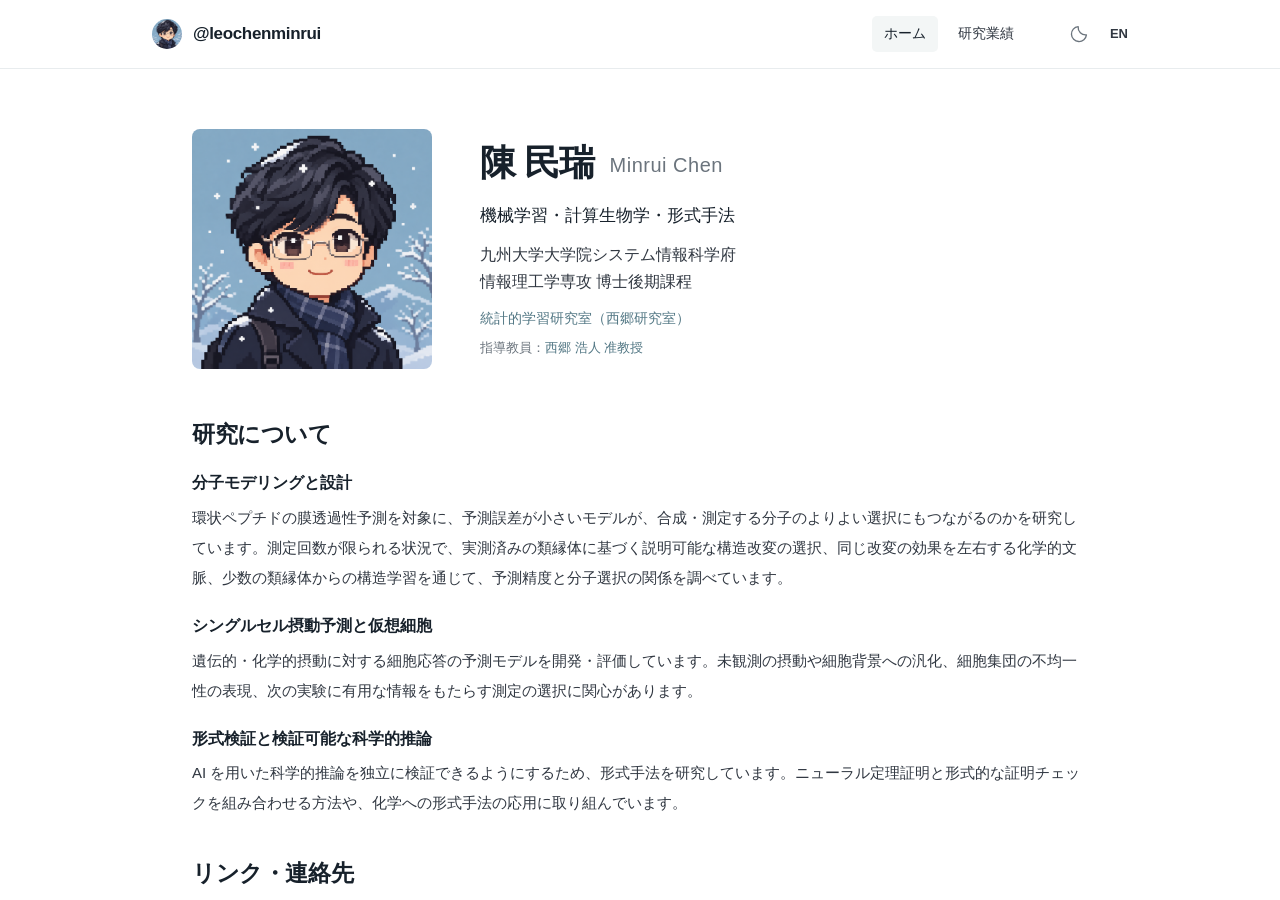
<file: site/index.html>
<!doctype html><html lang="ja"><head><meta charset="UTF-8"><meta name="viewport" content="width=device-width, initial-scale=1"><title>陳 民瑞 | Minrui Chen</title><meta http-equiv="refresh" content="0; url=ja/"><link rel="canonical" href="https://leochenminrui.github.io/ja/"></head><body><p><a href="ja/">陳 民瑞 — 日本語</a> · <a href="en/">Minrui Chen — English</a></p></body></html>
</file>
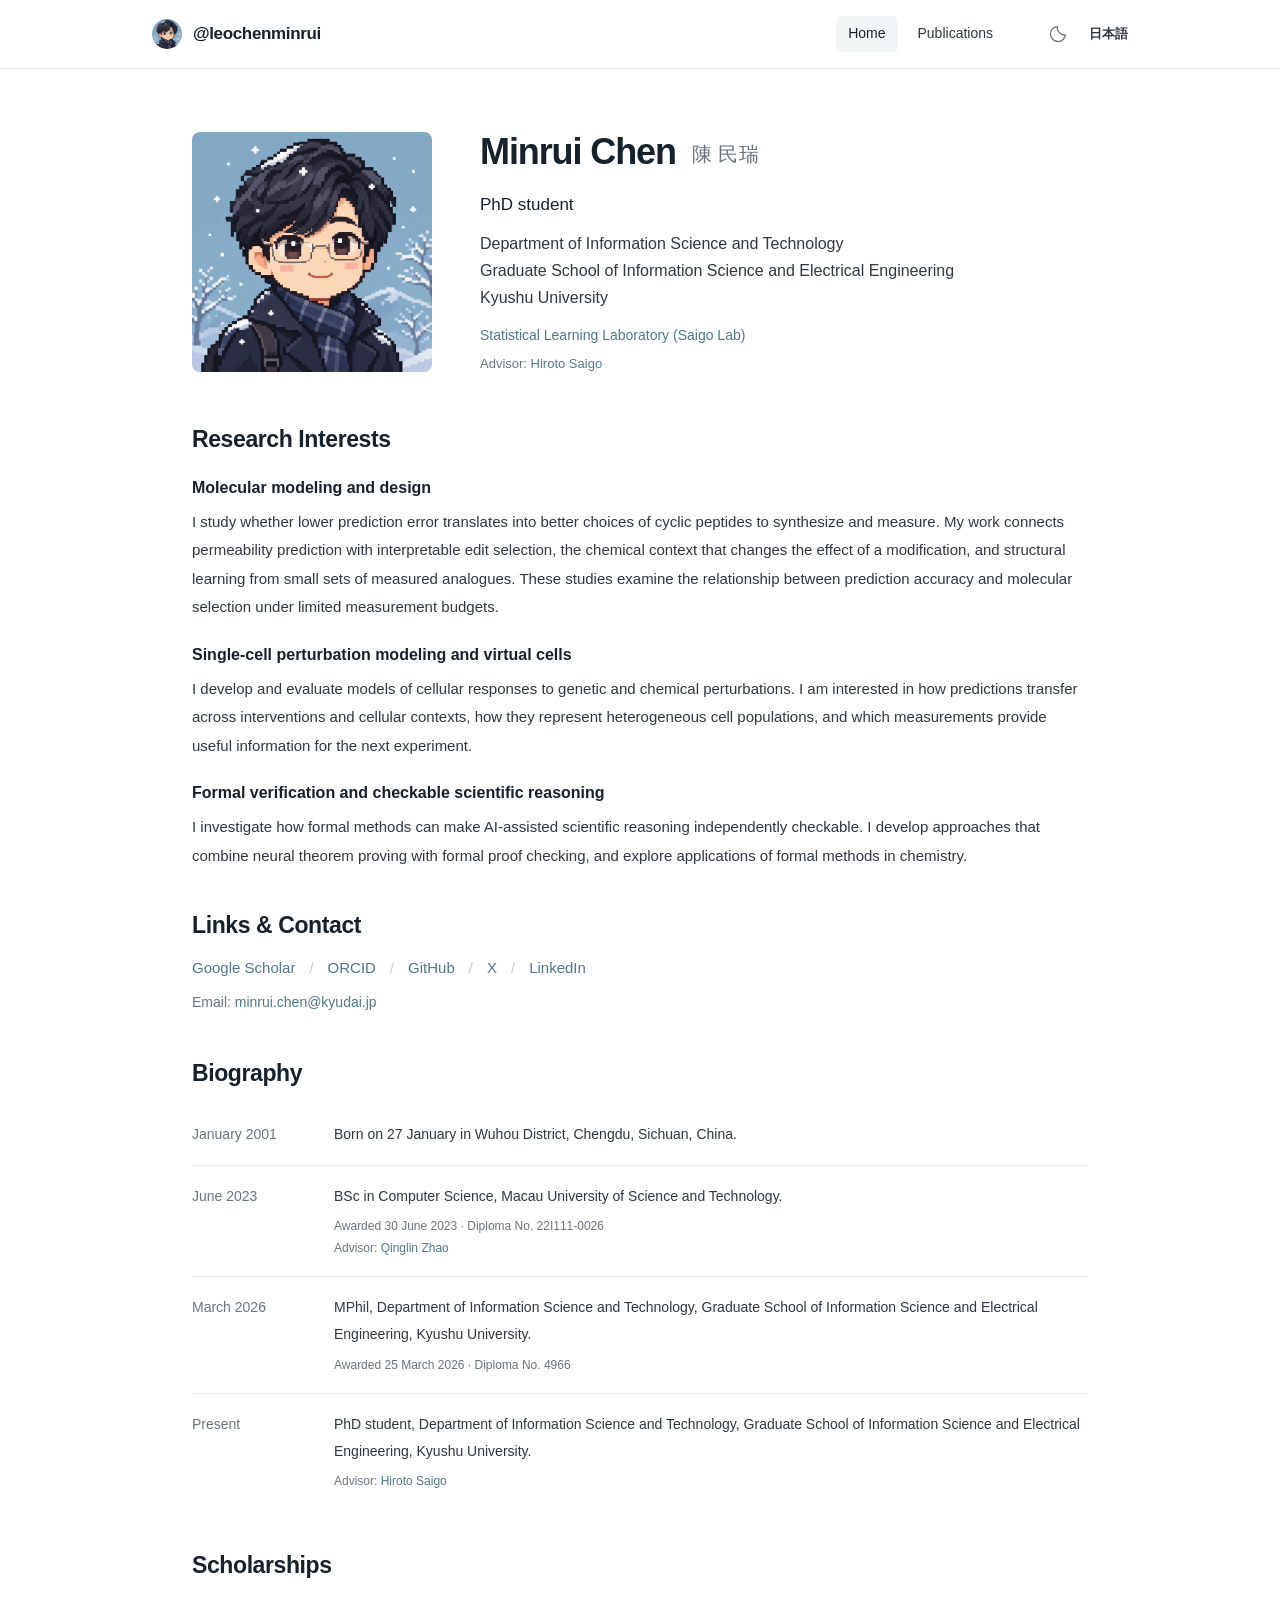
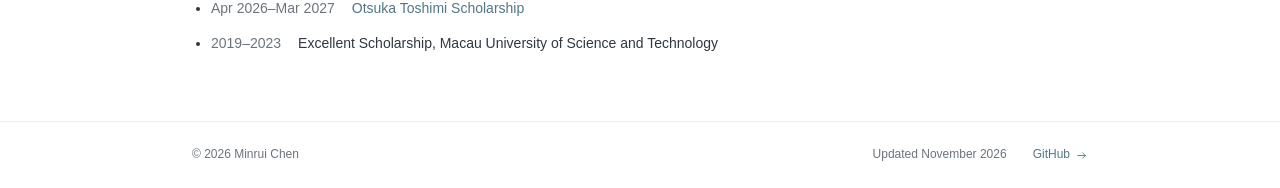
<file: site/en/index.html>
<!doctype html><html lang="en"><head><meta charset="UTF-8"><meta name="viewport" content="width=device-width, initial-scale=1"><meta name="color-scheme" content="light dark"><title>Home | Minrui Chen</title><meta name="description" content="Minrui Chen, PhD student at Kyushu University. Research in machine learning, computational biology, optimization, and formal methods."><link rel="canonical" href="https://leochenminrui.github.io/en/"><link rel="alternate" hreflang="ja" href="https://leochenminrui.github.io/ja/"><link rel="alternate" hreflang="en" href="https://leochenminrui.github.io/en/"><link rel="alternate" hreflang="x-default" href="https://leochenminrui.github.io/ja/"><meta property="og:type" content="website"><meta property="og:title" content="Home | Minrui Chen"><meta property="og:description" content="Minrui Chen, PhD student at Kyushu University. Research in machine learning, computational biology, optimization, and formal methods."><meta property="og:url" content="https://leochenminrui.github.io/en/"><meta property="og:image" content="https://leochenminrui.github.io/assets/avatar.png"><meta name="twitter:card" content="summary"><link rel="icon" href="../assets/avatar.png" type="image/png"><script src="../assets/theme.js"></script><link rel="stylesheet" href="../assets/style.css"><script defer src="../assets/main.js"></script><script type="application/ld+json">{"@context": "https://schema.org", "@type": "Person", "name": "Minrui Chen", "alternateName": "陳 民瑞", "url": "https://leochenminrui.github.io", "image": "https://leochenminrui.github.io/assets/avatar.png", "affiliation": {"@type": "Organization", "name": "Kyushu University"}, "sameAs": ["https://scholar.google.com/citations?user=_2mpWrUAAAAJ", "https://github.com/leochenminrui", "https://orcid.org/0000-0002-5845-3200"]}</script></head>
<body><a class="skip-link" href="#main">Skip to content</a><header class="site-header"><nav class="nav-shell" aria-label="Main navigation"><a class="brand" href="./"><img src="../assets/avatar.png" alt="" width="30" height="30"><span>@leochenminrui</span></a><div class="nav-links" id="navigation"><a href="./" aria-current="page">Home</a><a href="./publications/" >Publications</a></div><div class="nav-actions"><button class="theme-toggle icon-button" type="button" aria-label="Switch to dark mode" aria-pressed="false" hidden><svg class="icon icon-moon" viewBox="0 0 24 24" fill="none" stroke="currentColor" stroke-width="1.6" stroke-linecap="round" stroke-linejoin="round" aria-hidden="true"><path d="M20.9 13A9 9 0 0 1 11 3.1 9 9 0 1 0 20.9 13Z"/></svg><svg class="icon icon-sun" viewBox="0 0 24 24" fill="none" stroke="currentColor" stroke-width="1.6" stroke-linecap="round" stroke-linejoin="round" aria-hidden="true"><circle cx="12" cy="12" r="4"/><path d="M12 2v2m0 16v2M2 12h2m16 0h2M5 5l1.4 1.4m11.2 11.2L19 19M5 19l1.4-1.4M17.6 6.4 19 5"/></svg></button><a class="language-toggle" href="../ja/" lang="ja" hreflang="ja" aria-label="日本語に切り替え">日本語</a><button class="menu-toggle icon-button" type="button" aria-controls="navigation" aria-expanded="false" aria-label="Open navigation menu" hidden><svg class="icon icon-menu" viewBox="0 0 24 24" fill="none" stroke="currentColor" stroke-width="1.6" stroke-linecap="round" stroke-linejoin="round" aria-hidden="true"><path d="M4 6h16M4 12h16M4 18h16"/></svg></button></div></nav></header>
<main id="main" class="content home-page"><section class="profile" aria-labelledby="profile-name"><img class="portrait" src="../assets/avatar.png" width="240" height="240" alt="Pixel-art portrait of Minrui Chen" fetchpriority="high"><div class="profile-text"><h1 id="profile-name">Minrui Chen<span class="other-name" lang="ja">陳 民瑞</span></h1><p class="role">PhD student</p><p class="affiliation">Department of Information Science and Technology<br>Graduate School of Information Science and Electrical Engineering<br>Kyushu University</p><p class="lab"><a href="https://www.isee.kyushu-u.ac.jp/laboratory_ist.html#saigo">Statistical Learning Laboratory (Saigo Lab)</a></p><p class="advisor">Advisor: <a href="https://scholar.google.com/citations?user=-KdwKiMAAAAJ">Hiroto Saigo</a></p></div></section>
    <section class="section research-copy"><h2>Research Interests</h2><div class="research-theme"><h3>Molecular modeling and design</h3><p>I study whether lower prediction error translates into better choices of cyclic peptides to synthesize and measure. My work connects permeability prediction with interpretable edit selection, the chemical context that changes the effect of a modification, and structural learning from small sets of measured analogues. These studies examine the relationship between prediction accuracy and molecular selection under limited measurement budgets.</p></div><div class="research-theme"><h3>Single-cell perturbation modeling and virtual cells</h3><p>I develop and evaluate models of cellular responses to genetic and chemical perturbations. I am interested in how predictions transfer across interventions and cellular contexts, how they represent heterogeneous cell populations, and which measurements provide useful information for the next experiment.</p></div><div class="research-theme"><h3>Formal verification and checkable scientific reasoning</h3><p>I investigate how formal methods can make AI-assisted scientific reasoning independently checkable. I develop approaches that combine neural theorem proving with formal proof checking, and explore applications of formal methods in chemistry.</p></div></section>
    <section class="section links-section"><h2>Links & Contact</h2><div class="link-list"><a href="https://scholar.google.com/citations?user=_2mpWrUAAAAJ">Google Scholar</a><span aria-hidden="true">/</span><a href="https://orcid.org/0000-0002-5845-3200">ORCID</a><span aria-hidden="true">/</span><a href="https://github.com/leochenminrui">GitHub</a><span aria-hidden="true">/</span><a href="https://x.com/leo_minrui_chen">X</a><span aria-hidden="true">/</span><a href="https://www.linkedin.com/in/leo-minruichen/">LinkedIn</a></div><p class="email">Email: <a href="mailto:minrui.chen@kyudai.jp">minrui.chen@kyudai.jp</a></p></section>
    <section class="section biography"><h2>Biography</h2><table class="biography-table english-table"><caption class="visually-hidden">Education and biography</caption><tbody><tr><th scope="row">January 2001</th><td>Born on 27 January in Wuhou District, Chengdu, Sichuan, China.</td></tr><tr><th scope="row">June 2023</th><td>BSc in Computer Science, Macau University of Science and Technology.<span class="biography-detail">Awarded 30 June 2023 · Diploma No. 22I111-0026<br>Advisor: <a href="https://scholar.google.com/citations?user=u7SB4nEAAAAJ">Qinglin Zhao</a></span></td></tr><tr><th scope="row">March 2026</th><td>MPhil, Department of Information Science and Technology, Graduate School of Information Science and Electrical Engineering, Kyushu University.<span class="biography-detail">Awarded 25 March 2026 · Diploma No. 4966</span></td></tr><tr><th scope="row">Present</th><td>PhD student, Department of Information Science and Technology, Graduate School of Information Science and Electrical Engineering, Kyushu University.<span class="biography-detail">Advisor: <a href="https://scholar.google.com/citations?user=-KdwKiMAAAAJ">Hiroto Saigo</a></span></td></tr></tbody></table></section>
    <section class="section awards"><h2>Scholarships</h2><ul class="scholarship-list"><li><span class="award-period">Apr 2026–Mar 2027</span><a href="https://www.otsukafoundation.org/">Otsuka Toshimi Scholarship</a></li><li><span class="award-period">2019–2023</span>Excellent Scholarship, Macau University of Science and Technology</li></ul></section></main><footer class="site-footer"><div><span>© 2026 Minrui Chen</span><span class="footer-note">Updated November 2026</span><a href="https://github.com/leochenminrui">GitHub <svg class="icon icon-arrow" viewBox="0 0 24 24" fill="none" stroke="currentColor" stroke-width="1.6" stroke-linecap="round" stroke-linejoin="round" aria-hidden="true"><path d="M5 12h14m-5-5 5 5-5 5"/></svg></a></div></footer></body></html>
</file>
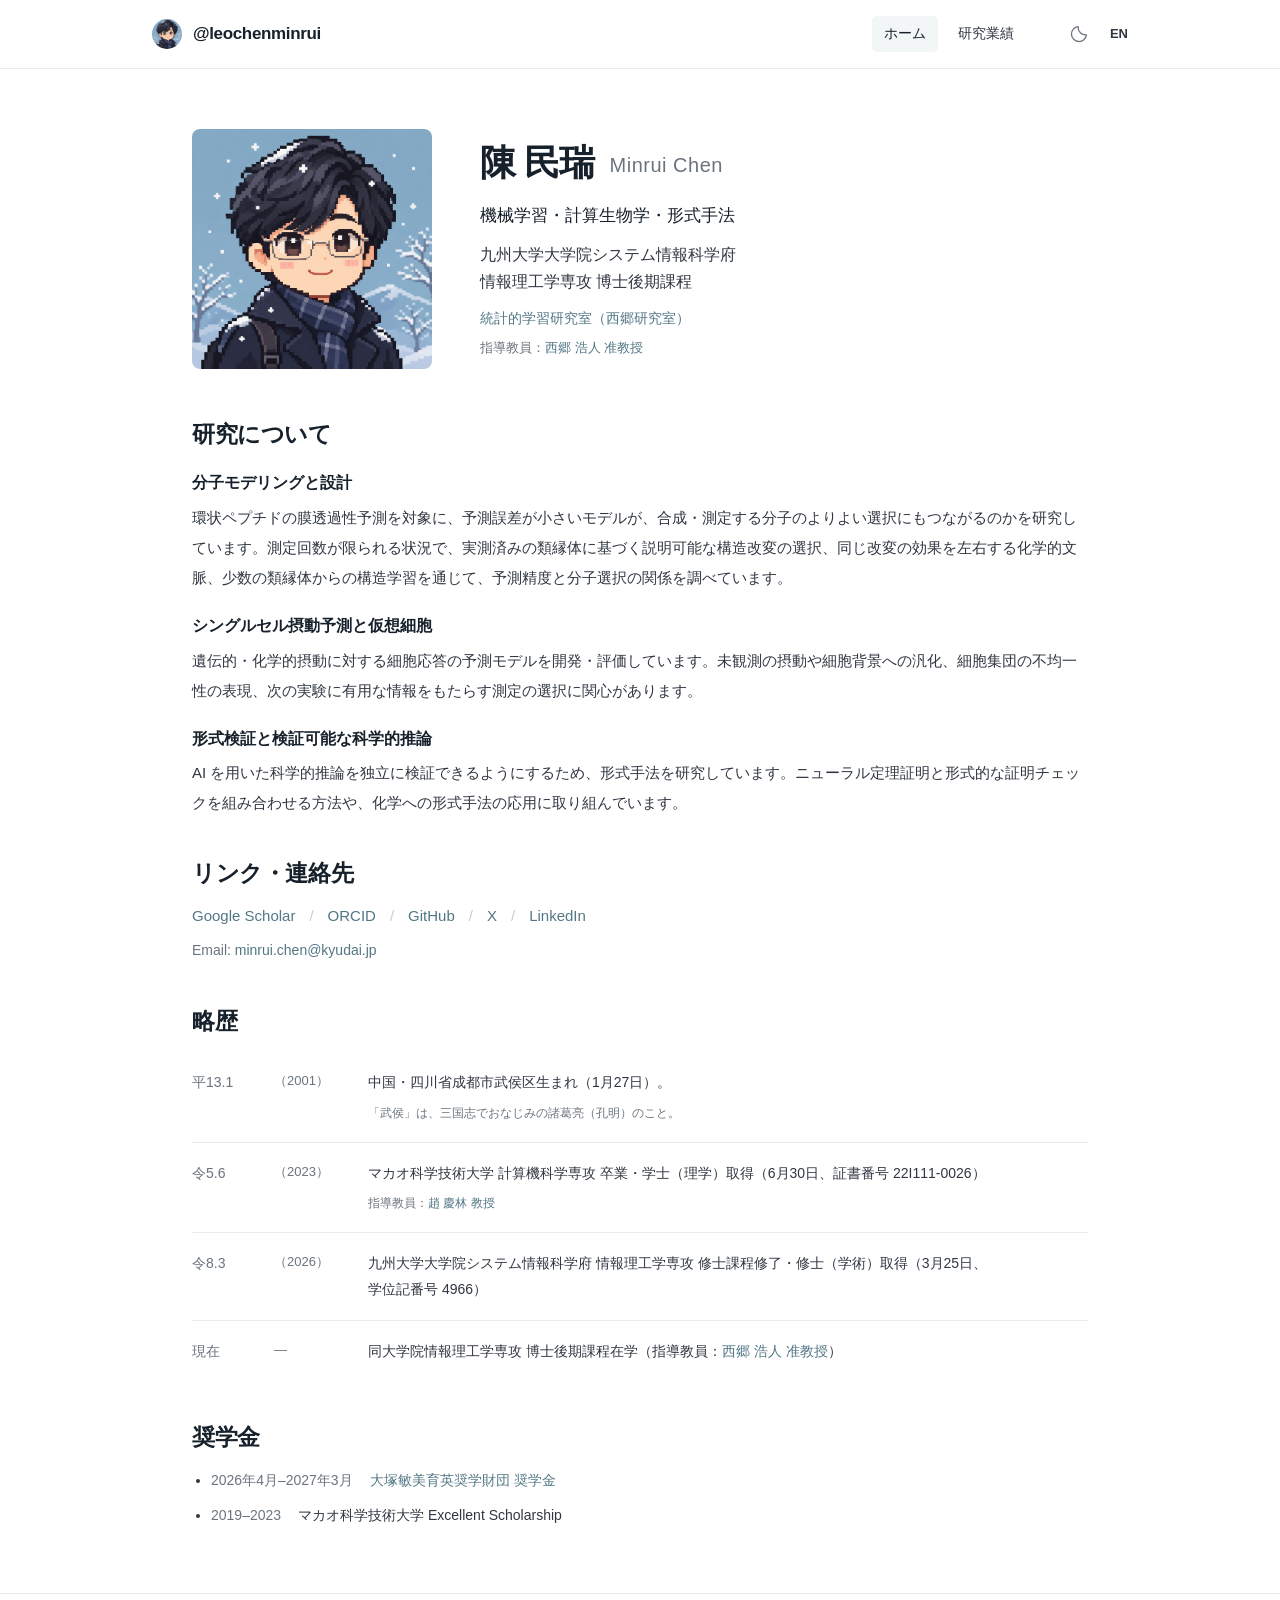
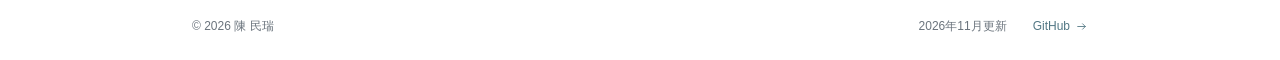
<file: site/ja/index.html>
<!doctype html><html lang="ja"><head><meta charset="UTF-8"><meta name="viewport" content="width=device-width, initial-scale=1"><meta name="color-scheme" content="light dark"><title>ホーム | 陳 民瑞</title><meta name="description" content="陳民瑞。九州大学大学院システム情報科学府・博士後期課程。機械学習、計算生物学、形式手法を研究しています。"><link rel="canonical" href="https://leochenminrui.github.io/ja/"><link rel="alternate" hreflang="ja" href="https://leochenminrui.github.io/ja/"><link rel="alternate" hreflang="en" href="https://leochenminrui.github.io/en/"><link rel="alternate" hreflang="x-default" href="https://leochenminrui.github.io/ja/"><meta property="og:type" content="website"><meta property="og:title" content="ホーム | 陳 民瑞"><meta property="og:description" content="陳民瑞。九州大学大学院システム情報科学府・博士後期課程。機械学習、計算生物学、形式手法を研究しています。"><meta property="og:url" content="https://leochenminrui.github.io/ja/"><meta property="og:image" content="https://leochenminrui.github.io/assets/avatar.png"><meta name="twitter:card" content="summary"><link rel="icon" href="../assets/avatar.png" type="image/png"><script src="../assets/theme.js"></script><link rel="stylesheet" href="../assets/style.css"><script defer src="../assets/main.js"></script><script type="application/ld+json">{"@context": "https://schema.org", "@type": "Person", "name": "Minrui Chen", "alternateName": "陳 民瑞", "url": "https://leochenminrui.github.io", "image": "https://leochenminrui.github.io/assets/avatar.png", "affiliation": {"@type": "Organization", "name": "Kyushu University"}, "sameAs": ["https://scholar.google.com/citations?user=_2mpWrUAAAAJ", "https://github.com/leochenminrui", "https://orcid.org/0000-0002-5845-3200"]}</script></head>
<body><a class="skip-link" href="#main">本文へ移動</a><header class="site-header"><nav class="nav-shell" aria-label="メインナビゲーション"><a class="brand" href="./"><img src="../assets/avatar.png" alt="" width="30" height="30"><span>@leochenminrui</span></a><div class="nav-links" id="navigation"><a href="./" aria-current="page">ホーム</a><a href="./publications/" >研究業績</a></div><div class="nav-actions"><button class="theme-toggle icon-button" type="button" aria-label="ダークモードに切り替え" aria-pressed="false" hidden><svg class="icon icon-moon" viewBox="0 0 24 24" fill="none" stroke="currentColor" stroke-width="1.6" stroke-linecap="round" stroke-linejoin="round" aria-hidden="true"><path d="M20.9 13A9 9 0 0 1 11 3.1 9 9 0 1 0 20.9 13Z"/></svg><svg class="icon icon-sun" viewBox="0 0 24 24" fill="none" stroke="currentColor" stroke-width="1.6" stroke-linecap="round" stroke-linejoin="round" aria-hidden="true"><circle cx="12" cy="12" r="4"/><path d="M12 2v2m0 16v2M2 12h2m16 0h2M5 5l1.4 1.4m11.2 11.2L19 19M5 19l1.4-1.4M17.6 6.4 19 5"/></svg></button><a class="language-toggle" href="../en/" lang="en" hreflang="en" aria-label="Switch to English">EN</a><button class="menu-toggle icon-button" type="button" aria-controls="navigation" aria-expanded="false" aria-label="メニューを開く" hidden><svg class="icon icon-menu" viewBox="0 0 24 24" fill="none" stroke="currentColor" stroke-width="1.6" stroke-linecap="round" stroke-linejoin="round" aria-hidden="true"><path d="M4 6h16M4 12h16M4 18h16"/></svg></button></div></nav></header>
<main id="main" class="content home-page"><section class="profile" aria-labelledby="profile-name"><img class="portrait" src="../assets/avatar.png" width="240" height="240" alt="陳民瑞のピクセルアート・アバター" fetchpriority="high"><div class="profile-text"><h1 id="profile-name">陳 民瑞<span class="other-name" lang="en">Minrui Chen</span></h1><p class="role">機械学習・計算生物学・形式手法</p><p class="affiliation">九州大学大学院システム情報科学府<br>情報理工学専攻 博士後期課程</p><p class="lab"><a href="https://www.isee.kyushu-u.ac.jp/laboratory_ist.html#saigo">統計的学習研究室（西郷研究室）</a></p><p class="advisor">指導教員：<a href="https://scholar.google.com/citations?user=-KdwKiMAAAAJ">西郷 浩人 准教授</a></p></div></section>
    <section class="section research-copy"><h2>研究について</h2><div class="research-theme"><h3>分子モデリングと設計</h3><p>環状ペプチドの膜透過性予測を対象に、予測誤差が小さいモデルが、合成・測定する分子のよりよい選択にもつながるのかを研究しています。測定回数が限られる状況で、実測済みの類縁体に基づく説明可能な構造改変の選択、同じ改変の効果を左右する化学的文脈、少数の類縁体からの構造学習を通じて、予測精度と分子選択の関係を調べています。</p></div><div class="research-theme"><h3>シングルセル摂動予測と仮想細胞</h3><p>遺伝的・化学的摂動に対する細胞応答の予測モデルを開発・評価しています。未観測の摂動や細胞背景への汎化、細胞集団の不均一性の表現、次の実験に有用な情報をもたらす測定の選択に関心があります。</p></div><div class="research-theme"><h3>形式検証と検証可能な科学的推論</h3><p>AI を用いた科学的推論を独立に検証できるようにするため、形式手法を研究しています。ニューラル定理証明と形式的な証明チェックを組み合わせる方法や、化学への形式手法の応用に取り組んでいます。</p></div></section>
    <section class="section links-section"><h2>リンク・連絡先</h2><div class="link-list"><a href="https://scholar.google.com/citations?user=_2mpWrUAAAAJ">Google Scholar</a><span aria-hidden="true">/</span><a href="https://orcid.org/0000-0002-5845-3200">ORCID</a><span aria-hidden="true">/</span><a href="https://github.com/leochenminrui">GitHub</a><span aria-hidden="true">/</span><a href="https://x.com/leo_minrui_chen">X</a><span aria-hidden="true">/</span><a href="https://www.linkedin.com/in/leo-minruichen/">LinkedIn</a></div><p class="email">Email: <a href="mailto:minrui.chen@kyudai.jp">minrui.chen@kyudai.jp</a></p></section>
    <section class="section biography"><h2>略歴</h2><table class="biography-table era-table"><caption class="visually-hidden">学歴・略歴</caption><tbody><tr><th scope="row">平13.1</th><td class="western-year">（2001）</td><td>中国・四川省成都市武侯区生まれ（1月27日）。<span class="biography-detail">「武侯」は、三国志でおなじみの諸葛亮（孔明）のこと。</span></td></tr><tr><th scope="row">令5.6</th><td class="western-year">（2023）</td><td>マカオ科学技術大学 計算機科学専攻 卒業・学士（理学）取得（6月30日、<span class="nowrap">証書番号 22I111-0026</span>）<span class="biography-detail">指導教員：<a href="https://scholar.google.com/citations?user=u7SB4nEAAAAJ">趙 慶林 教授</a></span></td></tr><tr><th scope="row">令8.3</th><td class="western-year">（2026）</td><td>九州大学大学院システム情報科学府 情報理工学専攻 修士課程修了・<span class="nowrap">修士（学術）</span>取得（3月25日、<span class="nowrap">学位記番号 4966</span>）</td></tr><tr><th scope="row">現在</th><td class="western-year">—</td><td>同大学院情報理工学専攻 博士後期課程在学（指導教員：<a href="https://scholar.google.com/citations?user=-KdwKiMAAAAJ">西郷 浩人 准教授</a>）</td></tr></tbody></table></section>
    <section class="section awards"><h2>奨学金</h2><ul class="scholarship-list"><li><span class="award-period">2026年4月–2027年3月</span><a href="https://www.otsukafoundation.org/">大塚敏美育英奨学財団 奨学金</a></li><li><span class="award-period">2019–2023</span>マカオ科学技術大学 Excellent Scholarship</li></ul></section></main><footer class="site-footer"><div><span>© 2026 陳 民瑞</span><span class="footer-note">2026年11月更新</span><a href="https://github.com/leochenminrui">GitHub <svg class="icon icon-arrow" viewBox="0 0 24 24" fill="none" stroke="currentColor" stroke-width="1.6" stroke-linecap="round" stroke-linejoin="round" aria-hidden="true"><path d="M5 12h14m-5-5 5 5-5 5"/></svg></a></div></footer></body></html>
</file>
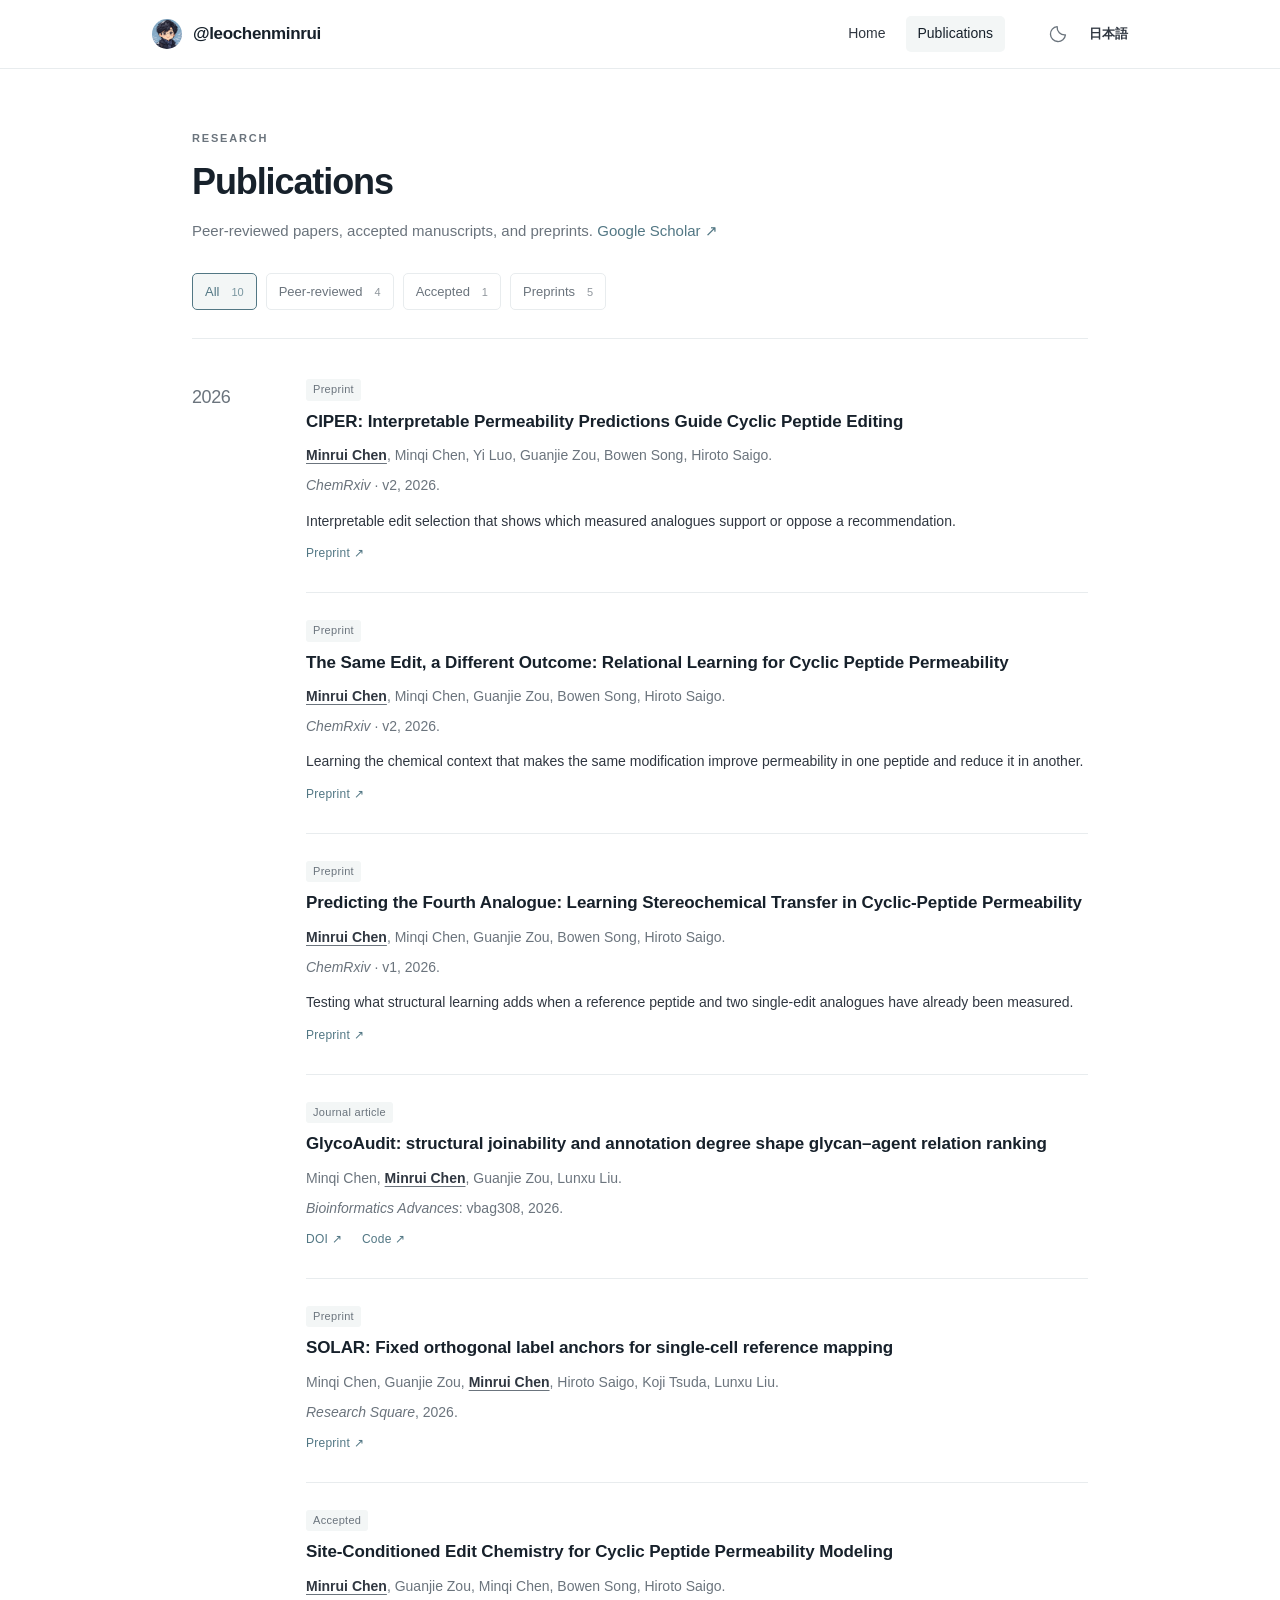
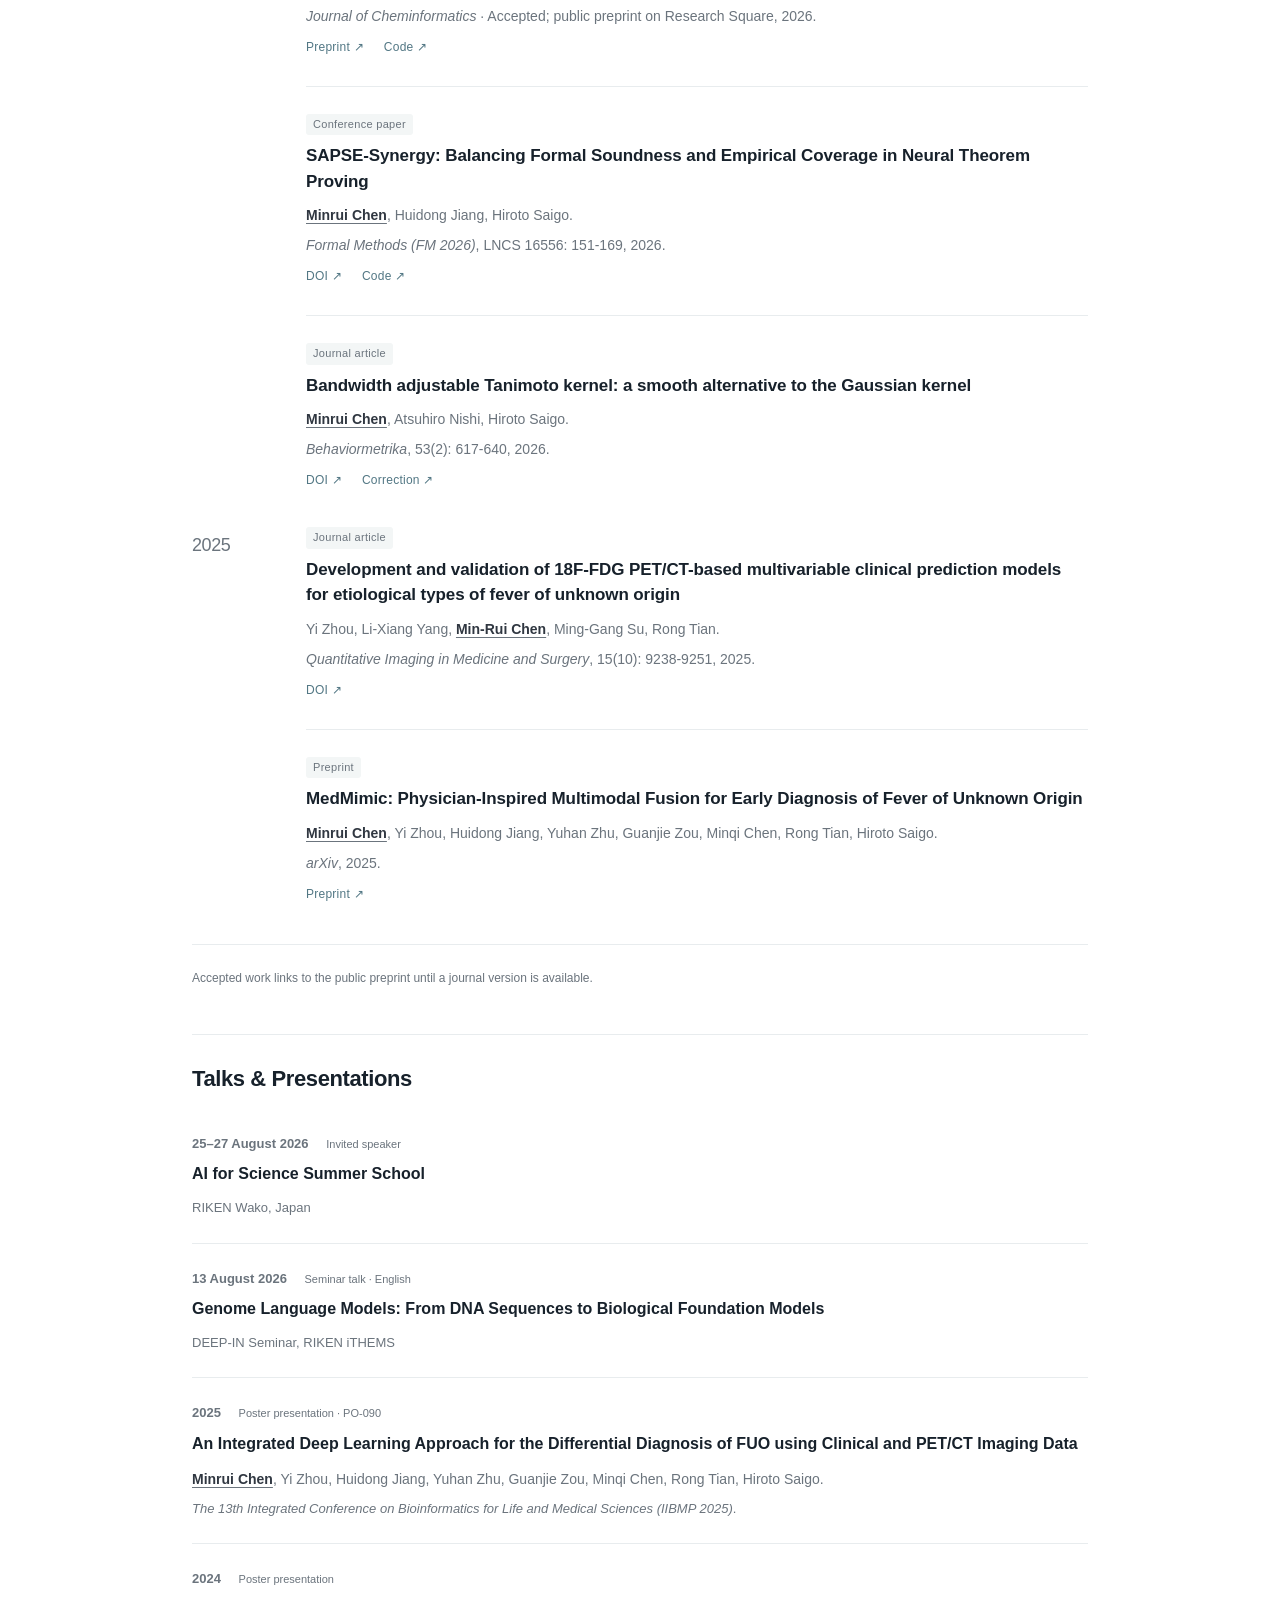
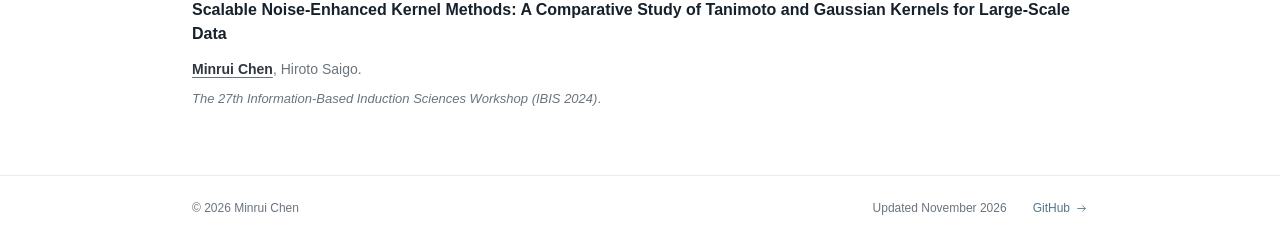
<file: site/en/publications/index.html>
<!doctype html><html lang="en"><head><meta charset="UTF-8"><meta name="viewport" content="width=device-width, initial-scale=1"><meta name="color-scheme" content="light dark"><title>Publications | Minrui Chen</title><meta name="description" content="Minrui Chen, PhD student at Kyushu University. Research in machine learning, computational biology, optimization, and formal methods."><link rel="canonical" href="https://leochenminrui.github.io/en/publications/"><link rel="alternate" hreflang="ja" href="https://leochenminrui.github.io/ja/publications/"><link rel="alternate" hreflang="en" href="https://leochenminrui.github.io/en/publications/"><link rel="alternate" hreflang="x-default" href="https://leochenminrui.github.io/ja/publications/"><meta property="og:type" content="website"><meta property="og:title" content="Publications | Minrui Chen"><meta property="og:description" content="Minrui Chen, PhD student at Kyushu University. Research in machine learning, computational biology, optimization, and formal methods."><meta property="og:url" content="https://leochenminrui.github.io/en/publications/"><meta property="og:image" content="https://leochenminrui.github.io/assets/avatar.png"><meta name="twitter:card" content="summary"><link rel="icon" href="../../assets/avatar.png" type="image/png"><script src="../../assets/theme.js"></script><link rel="stylesheet" href="../../assets/style.css"><script defer src="../../assets/main.js"></script><script type="application/ld+json">{"@context": "https://schema.org", "@type": "Person", "name": "Minrui Chen", "alternateName": "陳 民瑞", "url": "https://leochenminrui.github.io", "image": "https://leochenminrui.github.io/assets/avatar.png", "affiliation": {"@type": "Organization", "name": "Kyushu University"}, "sameAs": ["https://scholar.google.com/citations?user=_2mpWrUAAAAJ", "https://github.com/leochenminrui", "https://orcid.org/0000-0002-5845-3200"]}</script></head>
<body><a class="skip-link" href="#main">Skip to content</a><header class="site-header"><nav class="nav-shell" aria-label="Main navigation"><a class="brand" href="../"><img src="../../assets/avatar.png" alt="" width="30" height="30"><span>@leochenminrui</span></a><div class="nav-links" id="navigation"><a href="../" >Home</a><a href="./" aria-current="page">Publications</a></div><div class="nav-actions"><button class="theme-toggle icon-button" type="button" aria-label="Switch to dark mode" aria-pressed="false" hidden><svg class="icon icon-moon" viewBox="0 0 24 24" fill="none" stroke="currentColor" stroke-width="1.6" stroke-linecap="round" stroke-linejoin="round" aria-hidden="true"><path d="M20.9 13A9 9 0 0 1 11 3.1 9 9 0 1 0 20.9 13Z"/></svg><svg class="icon icon-sun" viewBox="0 0 24 24" fill="none" stroke="currentColor" stroke-width="1.6" stroke-linecap="round" stroke-linejoin="round" aria-hidden="true"><circle cx="12" cy="12" r="4"/><path d="M12 2v2m0 16v2M2 12h2m16 0h2M5 5l1.4 1.4m11.2 11.2L19 19M5 19l1.4-1.4M17.6 6.4 19 5"/></svg></button><a class="language-toggle" href="../../ja/publications/" lang="ja" hreflang="ja" aria-label="日本語に切り替え">日本語</a><button class="menu-toggle icon-button" type="button" aria-controls="navigation" aria-expanded="false" aria-label="Open navigation menu" hidden><svg class="icon icon-menu" viewBox="0 0 24 24" fill="none" stroke="currentColor" stroke-width="1.6" stroke-linecap="round" stroke-linejoin="round" aria-hidden="true"><path d="M4 6h16M4 12h16M4 18h16"/></svg></button></div></nav></header>
<main id="main" class="content publications-page"><header class="page-intro"><p class="eyebrow">RESEARCH</p><h1>Publications</h1><p>Peer-reviewed papers, accepted manuscripts, and preprints. <a href="https://scholar.google.com/citations?user=_2mpWrUAAAAJ">Google Scholar ↗</a></p></header><div class="filters" role="group" aria-label="Filter papers by publication status" hidden><button type="button" data-filter="all" aria-pressed="true">All<span>10</span></button><button type="button" data-filter="published" aria-pressed="false">Peer-reviewed<span>4</span></button><button type="button" data-filter="accepted" aria-pressed="false">Accepted<span>1</span></button><button type="button" data-filter="preprint" aria-pressed="false">Preprints<span>5</span></button></div><p class="visually-hidden" id="filter-status" role="status" aria-live="polite"></p><div class="all-publications"><section class="pub-year" aria-labelledby="year-2026"><h2 id="year-2026">2026</h2><ol class="publication-list"><li class="publication" id="ciper" data-status="preprint"><div class="pub-heading"><span class="pub-kind">Preprint</span></div>
    <h3><a href="https://chemrxiv.org/doi/full/10.26434/chemrxiv.15012034/v2">CIPER: Interpretable Permeability Predictions Guide Cyclic Peptide Editing</a></h3><p class="authors"><strong class="self-author">Minrui Chen</strong>, Minqi Chen, Yi Luo, Guanjie Zou, Bowen Song, Hiroto Saigo.</p>
    <p class="venue"><em>ChemRxiv</em> · v2, 2026.</p><p class="paper-summary">Interpretable edit selection that shows which measured analogues support or oppose a recommendation.</p><div class="paper-links"><a class="paper-link" href="https://chemrxiv.org/doi/full/10.26434/chemrxiv.15012034/v2">Preprint ↗</a></div></li><li class="publication" id="same-edit" data-status="preprint"><div class="pub-heading"><span class="pub-kind">Preprint</span></div>
    <h3><a href="https://chemrxiv.org/doi/full/10.26434/chemrxiv.15012031/v2">The Same Edit, a Different Outcome: Relational Learning for Cyclic Peptide Permeability</a></h3><p class="authors"><strong class="self-author">Minrui Chen</strong>, Minqi Chen, Guanjie Zou, Bowen Song, Hiroto Saigo.</p>
    <p class="venue"><em>ChemRxiv</em> · v2, 2026.</p><p class="paper-summary">Learning the chemical context that makes the same modification improve permeability in one peptide and reduce it in another.</p><div class="paper-links"><a class="paper-link" href="https://chemrxiv.org/doi/full/10.26434/chemrxiv.15012031/v2">Preprint ↗</a></div></li><li class="publication" id="fourth-analogue" data-status="preprint"><div class="pub-heading"><span class="pub-kind">Preprint</span></div>
    <h3><a href="https://chemrxiv.org/doi/full/10.26434/chemrxiv.15012172/v1">Predicting the Fourth Analogue: Learning Stereochemical Transfer in Cyclic-Peptide Permeability</a></h3><p class="authors"><strong class="self-author">Minrui Chen</strong>, Minqi Chen, Guanjie Zou, Bowen Song, Hiroto Saigo.</p>
    <p class="venue"><em>ChemRxiv</em> · v1, 2026.</p><p class="paper-summary">Testing what structural learning adds when a reference peptide and two single-edit analogues have already been measured.</p><div class="paper-links"><a class="paper-link" href="https://chemrxiv.org/doi/full/10.26434/chemrxiv.15012172/v1">Preprint ↗</a></div></li><li class="publication" id="glycoaudit" data-status="published"><div class="pub-heading"><span class="pub-kind">Journal article</span></div>
    <h3><a href="https://doi.org/10.1093/bioadv/vbag308">GlycoAudit: structural joinability and annotation degree shape glycan–agent relation ranking</a></h3><p class="authors">Minqi Chen, <strong class="self-author">Minrui Chen</strong>, Guanjie Zou, Lunxu Liu.</p>
    <p class="venue"><em>Bioinformatics Advances</em>: vbag308, 2026.</p><div class="paper-links"><a class="paper-link" href="https://doi.org/10.1093/bioadv/vbag308">DOI ↗</a><a class="paper-link" href="https://github.com/leochenminrui/GlycoAudit">Code ↗</a></div></li><li class="publication" id="solar" data-status="preprint"><div class="pub-heading"><span class="pub-kind">Preprint</span></div>
    <h3><a href="https://doi.org/10.21203/rs.3.rs-11248498/v1">SOLAR: Fixed orthogonal label anchors for single-cell reference mapping</a></h3><p class="authors">Minqi Chen, Guanjie Zou, <strong class="self-author">Minrui Chen</strong>, Hiroto Saigo, Koji Tsuda, Lunxu Liu.</p>
    <p class="venue"><em>Research Square</em>, 2026.</p><div class="paper-links"><a class="paper-link" href="https://doi.org/10.21203/rs.3.rs-11248498/v1">Preprint ↗</a></div></li><li class="publication" id="peptide" data-status="accepted"><div class="pub-heading"><span class="pub-kind">Accepted</span></div>
    <h3><a href="https://doi.org/10.21203/rs.3.rs-9541490/v1">Site-Conditioned Edit Chemistry for Cyclic Peptide Permeability Modeling</a></h3><p class="authors"><strong class="self-author">Minrui Chen</strong>, Guanjie Zou, Minqi Chen, Bowen Song, Hiroto Saigo.</p>
    <p class="venue"><em>Journal of Cheminformatics</em> · Accepted; public preprint on Research Square, 2026.</p><div class="paper-links"><a class="paper-link" href="https://doi.org/10.21203/rs.3.rs-9541490/v1">Preprint ↗</a><a class="paper-link" href="https://github.com/leochenminrui/CycSite">Code ↗</a></div></li><li class="publication" id="sapse" data-status="published"><div class="pub-heading"><span class="pub-kind">Conference paper</span></div>
    <h3><a href="https://doi.org/10.1007/978-3-032-26204-2_8">SAPSE-Synergy: Balancing Formal Soundness and Empirical Coverage in Neural Theorem Proving</a></h3><p class="authors"><strong class="self-author">Minrui Chen</strong>, Huidong Jiang, Hiroto Saigo.</p>
    <p class="venue"><em>Formal Methods (FM 2026)</em>, LNCS 16556: 151-169, 2026.</p><div class="paper-links"><a class="paper-link" href="https://doi.org/10.1007/978-3-032-26204-2_8">DOI ↗</a><a class="paper-link" href="https://github.com/leochenminrui/SAPSE-Synergy">Code ↗</a></div></li><li class="publication" id="bat" data-status="published"><div class="pub-heading"><span class="pub-kind">Journal article</span></div>
    <h3><a href="https://doi.org/10.1007/s41237-026-00296-7">Bandwidth adjustable Tanimoto kernel: a smooth alternative to the Gaussian kernel</a></h3><p class="authors"><strong class="self-author">Minrui Chen</strong>, Atsuhiro Nishi, Hiroto Saigo.</p>
    <p class="venue"><em>Behaviormetrika</em>, 53(2): 617-640, 2026.</p><div class="paper-links"><a class="paper-link" href="https://doi.org/10.1007/s41237-026-00296-7">DOI ↗</a><a class="paper-link" href="https://doi.org/10.1007/s41237-026-00314-8">Correction ↗</a></div></li></ol></section><section class="pub-year" aria-labelledby="year-2025"><h2 id="year-2025">2025</h2><ol class="publication-list"><li class="publication" id="qims" data-status="published"><div class="pub-heading"><span class="pub-kind">Journal article</span></div>
    <h3><a href="https://doi.org/10.21037/qims-2025-690">Development and validation of 18F-FDG PET/CT-based multivariable clinical prediction models for etiological types of fever of unknown origin</a></h3><p class="authors">Yi Zhou, Li-Xiang Yang, <strong class="self-author">Min-Rui Chen</strong>, Ming-Gang Su, Rong Tian.</p>
    <p class="venue"><em>Quantitative Imaging in Medicine and Surgery</em>, 15(10): 9238-9251, 2025.</p><div class="paper-links"><a class="paper-link" href="https://doi.org/10.21037/qims-2025-690">DOI ↗</a></div></li><li class="publication" id="medmimic" data-status="preprint"><div class="pub-heading"><span class="pub-kind">Preprint</span></div>
    <h3><a href="https://arxiv.org/abs/2502.04794">MedMimic: Physician-Inspired Multimodal Fusion for Early Diagnosis of Fever of Unknown Origin</a></h3><p class="authors"><strong class="self-author">Minrui Chen</strong>, Yi Zhou, Huidong Jiang, Yuhan Zhu, Guanjie Zou, Minqi Chen, Rong Tian, Hiroto Saigo.</p>
    <p class="venue"><em>arXiv</em>, 2025.</p><div class="paper-links"><a class="paper-link" href="https://arxiv.org/abs/2502.04794">Preprint ↗</a></div></li></ol></section></div><p class="publication-note">Accepted work links to the public preprint until a journal version is available.</p><section class="section presentations"><h2>Talks & Presentations</h2><ol class="presentation-list"><li class="presentation"><p class="presentation-year">25–27 August 2026 <span>Invited speaker</span></p><h3><a href="https://ithems.riken.jp/en/events/ai-for-science-summer-school">AI for Science Summer School</a></h3><p class="venue">RIKEN Wako, Japan</p></li><li class="presentation"><p class="presentation-year">13 August 2026 <span>Seminar talk · English</span></p><h3><a href="https://ithems.riken.jp/en/events/genome-language-models-from-dna-sequences-to-biological-foundation-models">Genome Language Models: From DNA Sequences to Biological Foundation Models</a></h3><p class="venue">DEEP-IN Seminar, RIKEN iTHEMS</p></li><li class="presentation"><p class="presentation-year">2025 <span>Poster presentation · PO-090</span></p><h3><a href="https://smartconf.jp/content/entry-bioinfo2025/program_list">An Integrated Deep Learning Approach for the Differential Diagnosis of FUO using Clinical and PET/CT Imaging Data</a></h3><p class="authors"><strong class="self-author">Minrui Chen</strong>, Yi Zhou, Huidong Jiang, Yuhan Zhu, Guanjie Zou, Minqi Chen, Rong Tian, Hiroto Saigo.</p><p class="venue"><em>The 13th Integrated Conference on Bioinformatics for Life and Medical Sciences (IIBMP 2025)</em>.</p></li><li class="presentation"><p class="presentation-year">2024 <span>Poster presentation</span></p><h3><a href="https://hyoka.ofc.kyushu-u.ac.jp/html/100021288_ja.html">Scalable Noise-Enhanced Kernel Methods: A Comparative Study of Tanimoto and Gaussian Kernels for Large-Scale Data</a></h3><p class="authors"><strong class="self-author">Minrui Chen</strong>, Hiroto Saigo.</p><p class="venue"><em>The 27th Information-Based Induction Sciences Workshop (IBIS 2024)</em>.</p></li></ol></section></main><footer class="site-footer"><div><span>© 2026 Minrui Chen</span><span class="footer-note">Updated November 2026</span><a href="https://github.com/leochenminrui">GitHub <svg class="icon icon-arrow" viewBox="0 0 24 24" fill="none" stroke="currentColor" stroke-width="1.6" stroke-linecap="round" stroke-linejoin="round" aria-hidden="true"><path d="M5 12h14m-5-5 5 5-5 5"/></svg></a></div></footer></body></html>
</file>
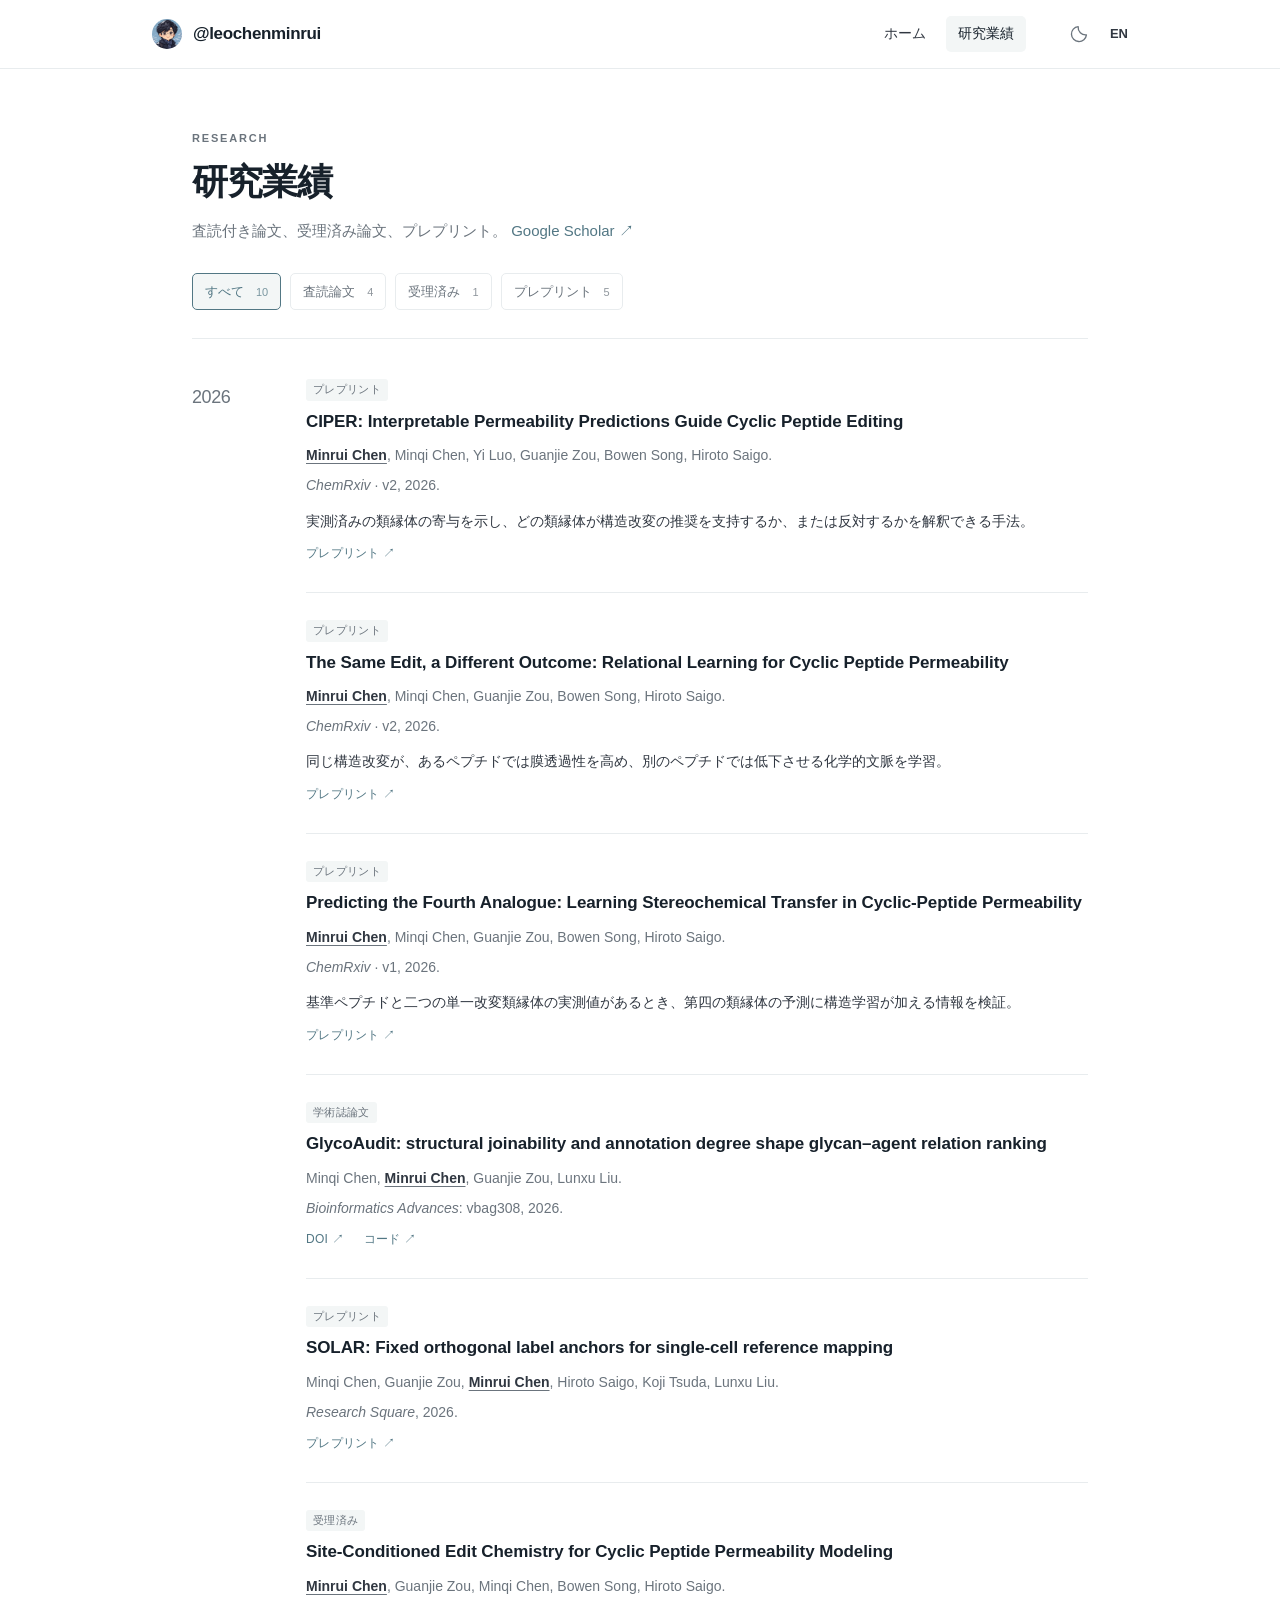
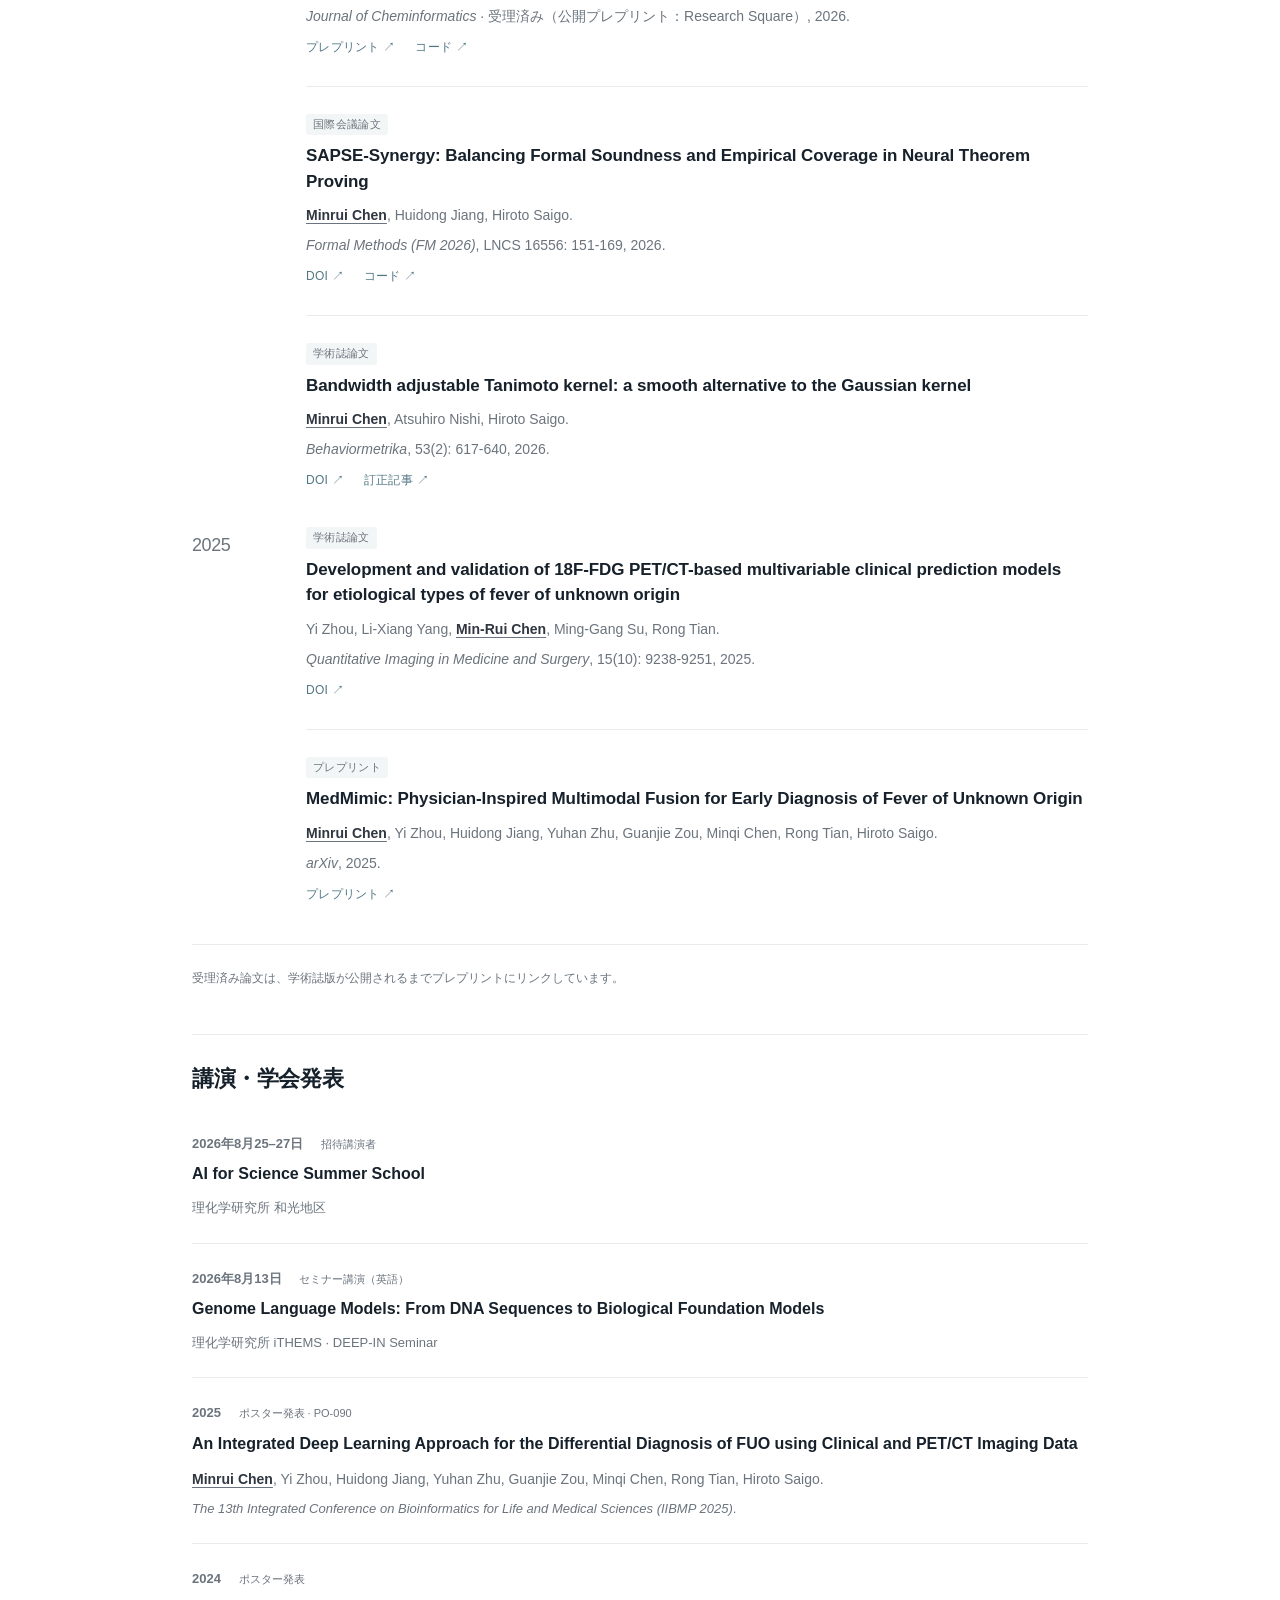
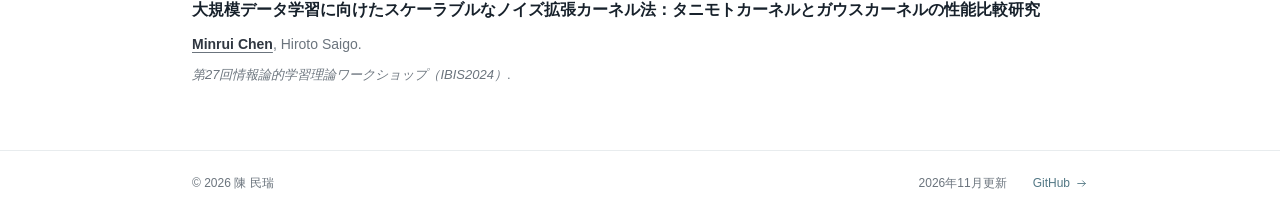
<file: site/ja/publications/index.html>
<!doctype html><html lang="ja"><head><meta charset="UTF-8"><meta name="viewport" content="width=device-width, initial-scale=1"><meta name="color-scheme" content="light dark"><title>研究業績 | 陳 民瑞</title><meta name="description" content="陳民瑞。九州大学大学院システム情報科学府・博士後期課程。機械学習、計算生物学、形式手法を研究しています。"><link rel="canonical" href="https://leochenminrui.github.io/ja/publications/"><link rel="alternate" hreflang="ja" href="https://leochenminrui.github.io/ja/publications/"><link rel="alternate" hreflang="en" href="https://leochenminrui.github.io/en/publications/"><link rel="alternate" hreflang="x-default" href="https://leochenminrui.github.io/ja/publications/"><meta property="og:type" content="website"><meta property="og:title" content="研究業績 | 陳 民瑞"><meta property="og:description" content="陳民瑞。九州大学大学院システム情報科学府・博士後期課程。機械学習、計算生物学、形式手法を研究しています。"><meta property="og:url" content="https://leochenminrui.github.io/ja/publications/"><meta property="og:image" content="https://leochenminrui.github.io/assets/avatar.png"><meta name="twitter:card" content="summary"><link rel="icon" href="../../assets/avatar.png" type="image/png"><script src="../../assets/theme.js"></script><link rel="stylesheet" href="../../assets/style.css"><script defer src="../../assets/main.js"></script><script type="application/ld+json">{"@context": "https://schema.org", "@type": "Person", "name": "Minrui Chen", "alternateName": "陳 民瑞", "url": "https://leochenminrui.github.io", "image": "https://leochenminrui.github.io/assets/avatar.png", "affiliation": {"@type": "Organization", "name": "Kyushu University"}, "sameAs": ["https://scholar.google.com/citations?user=_2mpWrUAAAAJ", "https://github.com/leochenminrui", "https://orcid.org/0000-0002-5845-3200"]}</script></head>
<body><a class="skip-link" href="#main">本文へ移動</a><header class="site-header"><nav class="nav-shell" aria-label="メインナビゲーション"><a class="brand" href="../"><img src="../../assets/avatar.png" alt="" width="30" height="30"><span>@leochenminrui</span></a><div class="nav-links" id="navigation"><a href="../" >ホーム</a><a href="./" aria-current="page">研究業績</a></div><div class="nav-actions"><button class="theme-toggle icon-button" type="button" aria-label="ダークモードに切り替え" aria-pressed="false" hidden><svg class="icon icon-moon" viewBox="0 0 24 24" fill="none" stroke="currentColor" stroke-width="1.6" stroke-linecap="round" stroke-linejoin="round" aria-hidden="true"><path d="M20.9 13A9 9 0 0 1 11 3.1 9 9 0 1 0 20.9 13Z"/></svg><svg class="icon icon-sun" viewBox="0 0 24 24" fill="none" stroke="currentColor" stroke-width="1.6" stroke-linecap="round" stroke-linejoin="round" aria-hidden="true"><circle cx="12" cy="12" r="4"/><path d="M12 2v2m0 16v2M2 12h2m16 0h2M5 5l1.4 1.4m11.2 11.2L19 19M5 19l1.4-1.4M17.6 6.4 19 5"/></svg></button><a class="language-toggle" href="../../en/publications/" lang="en" hreflang="en" aria-label="Switch to English">EN</a><button class="menu-toggle icon-button" type="button" aria-controls="navigation" aria-expanded="false" aria-label="メニューを開く" hidden><svg class="icon icon-menu" viewBox="0 0 24 24" fill="none" stroke="currentColor" stroke-width="1.6" stroke-linecap="round" stroke-linejoin="round" aria-hidden="true"><path d="M4 6h16M4 12h16M4 18h16"/></svg></button></div></nav></header>
<main id="main" class="content publications-page"><header class="page-intro"><p class="eyebrow">RESEARCH</p><h1>研究業績</h1><p>査読付き論文、受理済み論文、プレプリント。 <a href="https://scholar.google.com/citations?user=_2mpWrUAAAAJ">Google Scholar ↗</a></p></header><div class="filters" role="group" aria-label="論文の状態で絞り込む" hidden><button type="button" data-filter="all" aria-pressed="true">すべて<span>10</span></button><button type="button" data-filter="published" aria-pressed="false">査読論文<span>4</span></button><button type="button" data-filter="accepted" aria-pressed="false">受理済み<span>1</span></button><button type="button" data-filter="preprint" aria-pressed="false">プレプリント<span>5</span></button></div><p class="visually-hidden" id="filter-status" role="status" aria-live="polite"></p><div class="all-publications"><section class="pub-year" aria-labelledby="year-2026"><h2 id="year-2026">2026</h2><ol class="publication-list"><li class="publication" id="ciper" data-status="preprint"><div class="pub-heading"><span class="pub-kind">プレプリント</span></div>
    <h3><a href="https://chemrxiv.org/doi/full/10.26434/chemrxiv.15012034/v2">CIPER: Interpretable Permeability Predictions Guide Cyclic Peptide Editing</a></h3><p class="authors"><strong class="self-author">Minrui Chen</strong>, Minqi Chen, Yi Luo, Guanjie Zou, Bowen Song, Hiroto Saigo.</p>
    <p class="venue"><em>ChemRxiv</em> · v2, 2026.</p><p class="paper-summary">実測済みの類縁体の寄与を示し、どの類縁体が構造改変の推奨を支持するか、または反対するかを解釈できる手法。</p><div class="paper-links"><a class="paper-link" href="https://chemrxiv.org/doi/full/10.26434/chemrxiv.15012034/v2">プレプリント ↗</a></div></li><li class="publication" id="same-edit" data-status="preprint"><div class="pub-heading"><span class="pub-kind">プレプリント</span></div>
    <h3><a href="https://chemrxiv.org/doi/full/10.26434/chemrxiv.15012031/v2">The Same Edit, a Different Outcome: Relational Learning for Cyclic Peptide Permeability</a></h3><p class="authors"><strong class="self-author">Minrui Chen</strong>, Minqi Chen, Guanjie Zou, Bowen Song, Hiroto Saigo.</p>
    <p class="venue"><em>ChemRxiv</em> · v2, 2026.</p><p class="paper-summary">同じ構造改変が、あるペプチドでは膜透過性を高め、別のペプチドでは低下させる化学的文脈を学習。</p><div class="paper-links"><a class="paper-link" href="https://chemrxiv.org/doi/full/10.26434/chemrxiv.15012031/v2">プレプリント ↗</a></div></li><li class="publication" id="fourth-analogue" data-status="preprint"><div class="pub-heading"><span class="pub-kind">プレプリント</span></div>
    <h3><a href="https://chemrxiv.org/doi/full/10.26434/chemrxiv.15012172/v1">Predicting the Fourth Analogue: Learning Stereochemical Transfer in Cyclic-Peptide Permeability</a></h3><p class="authors"><strong class="self-author">Minrui Chen</strong>, Minqi Chen, Guanjie Zou, Bowen Song, Hiroto Saigo.</p>
    <p class="venue"><em>ChemRxiv</em> · v1, 2026.</p><p class="paper-summary">基準ペプチドと二つの単一改変類縁体の実測値があるとき、第四の類縁体の予測に構造学習が加える情報を検証。</p><div class="paper-links"><a class="paper-link" href="https://chemrxiv.org/doi/full/10.26434/chemrxiv.15012172/v1">プレプリント ↗</a></div></li><li class="publication" id="glycoaudit" data-status="published"><div class="pub-heading"><span class="pub-kind">学術誌論文</span></div>
    <h3><a href="https://doi.org/10.1093/bioadv/vbag308">GlycoAudit: structural joinability and annotation degree shape glycan–agent relation ranking</a></h3><p class="authors">Minqi Chen, <strong class="self-author">Minrui Chen</strong>, Guanjie Zou, Lunxu Liu.</p>
    <p class="venue"><em>Bioinformatics Advances</em>: vbag308, 2026.</p><div class="paper-links"><a class="paper-link" href="https://doi.org/10.1093/bioadv/vbag308">DOI ↗</a><a class="paper-link" href="https://github.com/leochenminrui/GlycoAudit">コード ↗</a></div></li><li class="publication" id="solar" data-status="preprint"><div class="pub-heading"><span class="pub-kind">プレプリント</span></div>
    <h3><a href="https://doi.org/10.21203/rs.3.rs-11248498/v1">SOLAR: Fixed orthogonal label anchors for single-cell reference mapping</a></h3><p class="authors">Minqi Chen, Guanjie Zou, <strong class="self-author">Minrui Chen</strong>, Hiroto Saigo, Koji Tsuda, Lunxu Liu.</p>
    <p class="venue"><em>Research Square</em>, 2026.</p><div class="paper-links"><a class="paper-link" href="https://doi.org/10.21203/rs.3.rs-11248498/v1">プレプリント ↗</a></div></li><li class="publication" id="peptide" data-status="accepted"><div class="pub-heading"><span class="pub-kind">受理済み</span></div>
    <h3><a href="https://doi.org/10.21203/rs.3.rs-9541490/v1">Site-Conditioned Edit Chemistry for Cyclic Peptide Permeability Modeling</a></h3><p class="authors"><strong class="self-author">Minrui Chen</strong>, Guanjie Zou, Minqi Chen, Bowen Song, Hiroto Saigo.</p>
    <p class="venue"><em>Journal of Cheminformatics</em> · 受理済み（公開プレプリント：Research Square）, 2026.</p><div class="paper-links"><a class="paper-link" href="https://doi.org/10.21203/rs.3.rs-9541490/v1">プレプリント ↗</a><a class="paper-link" href="https://github.com/leochenminrui/CycSite">コード ↗</a></div></li><li class="publication" id="sapse" data-status="published"><div class="pub-heading"><span class="pub-kind">国際会議論文</span></div>
    <h3><a href="https://doi.org/10.1007/978-3-032-26204-2_8">SAPSE-Synergy: Balancing Formal Soundness and Empirical Coverage in Neural Theorem Proving</a></h3><p class="authors"><strong class="self-author">Minrui Chen</strong>, Huidong Jiang, Hiroto Saigo.</p>
    <p class="venue"><em>Formal Methods (FM 2026)</em>, LNCS 16556: 151-169, 2026.</p><div class="paper-links"><a class="paper-link" href="https://doi.org/10.1007/978-3-032-26204-2_8">DOI ↗</a><a class="paper-link" href="https://github.com/leochenminrui/SAPSE-Synergy">コード ↗</a></div></li><li class="publication" id="bat" data-status="published"><div class="pub-heading"><span class="pub-kind">学術誌論文</span></div>
    <h3><a href="https://doi.org/10.1007/s41237-026-00296-7">Bandwidth adjustable Tanimoto kernel: a smooth alternative to the Gaussian kernel</a></h3><p class="authors"><strong class="self-author">Minrui Chen</strong>, Atsuhiro Nishi, Hiroto Saigo.</p>
    <p class="venue"><em>Behaviormetrika</em>, 53(2): 617-640, 2026.</p><div class="paper-links"><a class="paper-link" href="https://doi.org/10.1007/s41237-026-00296-7">DOI ↗</a><a class="paper-link" href="https://doi.org/10.1007/s41237-026-00314-8">訂正記事 ↗</a></div></li></ol></section><section class="pub-year" aria-labelledby="year-2025"><h2 id="year-2025">2025</h2><ol class="publication-list"><li class="publication" id="qims" data-status="published"><div class="pub-heading"><span class="pub-kind">学術誌論文</span></div>
    <h3><a href="https://doi.org/10.21037/qims-2025-690">Development and validation of 18F-FDG PET/CT-based multivariable clinical prediction models for etiological types of fever of unknown origin</a></h3><p class="authors">Yi Zhou, Li-Xiang Yang, <strong class="self-author">Min-Rui Chen</strong>, Ming-Gang Su, Rong Tian.</p>
    <p class="venue"><em>Quantitative Imaging in Medicine and Surgery</em>, 15(10): 9238-9251, 2025.</p><div class="paper-links"><a class="paper-link" href="https://doi.org/10.21037/qims-2025-690">DOI ↗</a></div></li><li class="publication" id="medmimic" data-status="preprint"><div class="pub-heading"><span class="pub-kind">プレプリント</span></div>
    <h3><a href="https://arxiv.org/abs/2502.04794">MedMimic: Physician-Inspired Multimodal Fusion for Early Diagnosis of Fever of Unknown Origin</a></h3><p class="authors"><strong class="self-author">Minrui Chen</strong>, Yi Zhou, Huidong Jiang, Yuhan Zhu, Guanjie Zou, Minqi Chen, Rong Tian, Hiroto Saigo.</p>
    <p class="venue"><em>arXiv</em>, 2025.</p><div class="paper-links"><a class="paper-link" href="https://arxiv.org/abs/2502.04794">プレプリント ↗</a></div></li></ol></section></div><p class="publication-note">受理済み論文は、学術誌版が公開されるまでプレプリントにリンクしています。</p><section class="section presentations"><h2>講演・学会発表</h2><ol class="presentation-list"><li class="presentation"><p class="presentation-year">2026年8月25–27日 <span>招待講演者</span></p><h3><a href="https://ithems.riken.jp/ja/events/ai-for-science-summer-school">AI for Science Summer School</a></h3><p class="venue">理化学研究所 和光地区</p></li><li class="presentation"><p class="presentation-year">2026年8月13日 <span>セミナー講演（英語）</span></p><h3><a href="https://ithems.riken.jp/ja/events/genome-language-models-from-dna-sequences-to-biological-foundation-models">Genome Language Models: From DNA Sequences to Biological Foundation Models</a></h3><p class="venue">理化学研究所 iTHEMS · DEEP-IN Seminar</p></li><li class="presentation"><p class="presentation-year">2025 <span>ポスター発表 · PO-090</span></p><h3><a href="https://smartconf.jp/content/entry-bioinfo2025/program_list">An Integrated Deep Learning Approach for the Differential Diagnosis of FUO using Clinical and PET/CT Imaging Data</a></h3><p class="authors"><strong class="self-author">Minrui Chen</strong>, Yi Zhou, Huidong Jiang, Yuhan Zhu, Guanjie Zou, Minqi Chen, Rong Tian, Hiroto Saigo.</p><p class="venue"><em>The 13th Integrated Conference on Bioinformatics for Life and Medical Sciences (IIBMP 2025)</em>.</p></li><li class="presentation"><p class="presentation-year">2024 <span>ポスター発表</span></p><h3><a href="https://hyoka.ofc.kyushu-u.ac.jp/html/100021288_ja.html">大規模データ学習に向けたスケーラブルなノイズ拡張カーネル法：タニモトカーネルとガウスカーネルの性能比較研究</a></h3><p class="authors"><strong class="self-author">Minrui Chen</strong>, Hiroto Saigo.</p><p class="venue"><em>第27回情報論的学習理論ワークショップ（IBIS2024）</em>.</p></li></ol></section></main><footer class="site-footer"><div><span>© 2026 陳 民瑞</span><span class="footer-note">2026年11月更新</span><a href="https://github.com/leochenminrui">GitHub <svg class="icon icon-arrow" viewBox="0 0 24 24" fill="none" stroke="currentColor" stroke-width="1.6" stroke-linecap="round" stroke-linejoin="round" aria-hidden="true"><path d="M5 12h14m-5-5 5 5-5 5"/></svg></a></div></footer></body></html>
</file>
<file: site/assets/style.css>
:root{--bg:#fff;--text:#303741;--strong:#17212b;--muted:#6b747d;--accent:#527784;--hover:#355d6b;--line:#e8ecee;--soft:#f3f6f6;--nav:rgba(255,255,255,.96)}
:root[data-theme="dark"]{--bg:#111827;--text:#d1d5db;--strong:#f3f4f6;--muted:#9ba8b8;--accent:#a4cfdf;--hover:#d2eaf3;--line:#2b3647;--soft:#202c3c;--nav:rgba(17,24,39,.96);color-scheme:dark}
*{box-sizing:border-box}html{scroll-behavior:smooth;scroll-padding-top:80px}body{margin:0;background:var(--bg);color:var(--text);font-family:-apple-system,BlinkMacSystemFont,"Segoe UI",Roboto,"Noto Sans","Helvetica Neue",Arial,"PingFang SC","Microsoft YaHei",sans-serif;font-size:16px;line-height:1.65;-webkit-font-smoothing:antialiased}a{color:var(--accent);text-decoration:none;text-underline-offset:4px}a:hover{color:var(--hover);text-decoration:underline}button{font:inherit}button,a{-webkit-tap-highlight-color:transparent}button{color:inherit}button:focus-visible,a:focus-visible{outline:2px solid var(--accent);outline-offset:5px;border-radius:3px}button{cursor:pointer}img{display:block;max-width:100%;height:auto}h1,h2,h3,p{margin:0}h1,h2,h3{color:var(--strong)}h1{font-size:36px;letter-spacing:-1.1px;line-height:1.25;font-weight:700}h2{font-size:23px;letter-spacing:-.4px;line-height:1.35;font-weight:650}h3{font-size:16px;line-height:1.55;font-weight:600}p+p{margin-top:9px}[hidden]{display:none!important}.icon{width:20px;height:20px;flex-shrink:0}.skip-link{position:fixed;top:-60px;left:20px;z-index:50;background:var(--bg);padding:8px 16px;border:1px solid var(--line)}.skip-link:focus{top:8px}.site-header{border-bottom:1px solid var(--line);background:var(--nav)}.nav-shell{max-width:1040px;margin:auto;min-height:68px;display:flex;align-items:center;gap:36px;padding:0 32px}.brand{display:flex;align-items:center;gap:11px;color:var(--strong);font-weight:650;font-size:17px;letter-spacing:-.35px;white-space:nowrap}.brand:hover{text-decoration:none}.brand img{width:30px;height:30px;object-fit:cover;border-radius:50%}.nav-links{display:flex;align-items:center;gap:8px;margin-left:auto}.nav-links>a{color:var(--text);font-size:14px;padding:6px 12px;border-radius:5px}.nav-links>a[aria-current="page"]{color:var(--strong);background:var(--soft);font-weight:500}.nav-links>a:hover{background:var(--soft);text-decoration:none}.nav-actions{display:flex;align-items:center;gap:14px}.icon-button{border:0;background:none;display:flex;align-items:center;justify-content:center;width:34px;height:34px;border-radius:5px;padding:6px;color:var(--muted)}.icon-button:hover{background:var(--soft);color:var(--strong)}.icon-sun{display:none}[data-theme="dark"] .icon-moon{display:none}[data-theme="dark"] .icon-sun{display:block}.language-toggle{font-size:13px;color:var(--text);font-weight:600;white-space:nowrap}.menu-toggle{display:none}.content{max-width:944px;margin:0 auto;padding:55px 24px 65px;min-height:calc(100vh - 148px)}.profile{display:grid;grid-template-columns:240px 1fr;gap:48px;align-items:center;margin-bottom:49px}.portrait{width:240px;height:240px;object-fit:cover;border-radius:8px}.other-name{font-size:20px;font-weight:400;letter-spacing:.5px;color:var(--muted);display:inline-block;margin-left:16px;vertical-align:middle}.role{font-size:17px;color:var(--strong);margin-top:17px;font-weight:500}.affiliation{margin-top:11px;line-height:1.7}.location{font-size:14px;color:var(--muted);margin-top:9px}.profile-social{display:flex;align-items:center;gap:15px;font-size:13px;margin-top:18px}.profile-social>span{color:var(--line)}.profile-social a span{font-size:12px}.section{margin-top:40px}.section>h2{margin-bottom:15px}.interests{line-height:1.9;max-width:800px}.link-list{display:flex;gap:14px;flex-wrap:wrap;font-size:15px}.link-list>span{color:#c6cdd1}.email{font-size:14px;color:var(--muted);margin-top:10px;overflow-wrap:anywhere}.biography{padding-top:4px}.bio-entry{display:grid;grid-template-columns:157px 1fr;gap:22px;margin-top:24px}.bio-date{font-size:14px;color:var(--muted);font-variant-numeric:tabular-nums;padding-top:2px;font-weight:500}.bio-entry h3{margin-bottom:3px;font-size:16px}.bio-entry p{font-size:15px}.bio-entry .bio-detail{font-size:14px;color:var(--muted);margin-top:6px;line-height:1.7}.recent{border-top:1px solid var(--line);padding-top:30px;margin-top:43px}.section-heading{display:flex;align-items:center;justify-content:space-between;gap:12px}.text-link{font-size:13px;display:flex;align-items:center;gap:6px;white-space:nowrap}.text-link .icon{width:16px;height:16px}.publication-list{padding:0;margin:0;list-style:none;counter-reset:paper}.publication{padding:27px 0 28px;border-bottom:1px solid var(--line)}.publication:last-child{border-bottom:0;padding-bottom:0}.pub-heading{margin-bottom:8px;font-size:11px;line-height:1.4}.pub-kind{font-size:11px;letter-spacing:.3px;color:var(--muted);background:var(--soft);border-radius:3px;padding:3px 7px;display:inline-block}.publication h3{font-size:17px;font-weight:600;line-height:1.5;letter-spacing:-.1px;margin-bottom:9px}.publication h3 a{color:var(--strong)}.publication h3 a:hover{color:var(--accent)}.authors{font-size:14px;line-height:1.8;color:var(--muted)}.self-author{font-weight:600;color:var(--text);text-decoration:underline;text-underline-offset:3px;text-decoration-color:var(--muted);text-decoration-thickness:1px}.publication .venue{font-size:14px;color:var(--muted);margin-top:6px}.paper-link{display:inline-block;font-size:12px;margin-top:10px;letter-spacing:.25px}.paper-link span{margin-left:2px}.page-intro{margin-bottom:29px}.eyebrow{font-size:11px;font-weight:600;letter-spacing:1.8px;color:var(--muted);margin-bottom:12px}.page-intro h1{margin-bottom:15px}.page-intro>p:last-child{color:var(--muted);font-size:15px;max-width:660px}.filters{display:flex;flex-wrap:wrap;gap:9px;padding-bottom:28px;border-bottom:1px solid var(--line);margin-bottom:8px}.filters button{border:1px solid var(--line);background:transparent;border-radius:5px;padding:7px 12px;display:flex;gap:12px;align-items:center;font-size:13px;color:var(--muted)}.filters button span{font-size:11px;opacity:.75}.filters button[aria-pressed="true"]{background:var(--soft);border-color:var(--accent);color:var(--accent)}.filters button:hover{border-color:var(--accent)}.pub-year{display:grid;grid-template-columns:84px 1fr;gap:30px;padding-top:32px}.pub-year>h2{font-size:18px;color:var(--muted);font-weight:500;padding-top:6px;font-variant-numeric:tabular-nums}.pub-year .publication:first-child{padding-top:0}.pub-year+.pub-year{margin-top:4px}.publication-note{border-top:1px solid var(--line);padding-top:23px;margin-top:39px;color:var(--muted);font-size:12px;max-width:100%;line-height:1.8}.site-footer{border-top:1px solid var(--line);font-size:12px;color:var(--muted)}.site-footer>div{max-width:944px;padding:23px 24px;margin:auto;display:flex;align-items:center;gap:26px}.footer-note{margin-left:auto}.site-footer a{display:flex;gap:5px;align-items:center}.site-footer .icon{width:13px;height:13px}.visually-hidden{position:absolute;width:1px;height:1px;padding:0;margin:-1px;overflow:hidden;clip:rect(0,0,0,0);white-space:nowrap;border:0}
.page-intro a{white-space:nowrap}
@media(min-width:1200px){.content{padding-top:60px}.profile{margin-bottom:50px}}
@media(max-width:760px){.nav-shell{padding:0 24px;gap:20px}.content{padding:37px 24px 48px}.profile{grid-template-columns:180px 1fr;gap:27px}.portrait{width:180px;height:180px}h1{font-size:30px}.other-name{font-size:17px;margin-left:11px}.role{font-size:15px;margin-top:12px}.affiliation{font-size:14px}.location{font-size:13px}.profile-social{margin-top:12px}.section{margin-top:33px}.nav-actions{gap:10px}.nav-links>a{padding:6px 9px}}
@media(max-width:560px){.nav-shell{padding:0 20px;gap:12px;min-height:62px;flex-wrap:wrap}.brand{font-size:16px}.nav-actions{margin-left:auto;gap:7px}.nav-links{order:3;width:100%;margin:0;padding-bottom:10px}.js .nav-links{display:none}.js .nav-links.is-open{display:flex}.js .menu-toggle{display:flex}.nav-links>a{padding:6px 13px}.content{padding:32px 22px 43px}.profile{grid-template-columns:1fr;gap:25px;margin-bottom:35px}.portrait{width:180px;height:180px}.profile-text h1{font-size:32px}.other-name{font-size:19px;margin-left:13px}.role{font-size:16px;margin-top:13px}.affiliation{font-size:15px;margin-top:11px}.location{font-size:14px}.profile-social{font-size:13px;margin-top:15px}h2{font-size:21px}.section{margin-top:32px}.section>h2{margin-bottom:12px}.interests{font-size:15px;line-height:1.85}.bio-entry{grid-template-columns:1fr;gap:5px;margin-top:22px}.bio-date{font-size:13px!important}.bio-entry h3{font-size:15px}.bio-entry p{font-size:14px}.bio-entry .bio-detail{font-size:13px}.recent{margin-top:34px;padding-top:25px}.section-heading{align-items:baseline}.text-link{font-size:11px;gap:3px}.text-link .icon{width:13px;height:13px}.publication h3{font-size:16px}.authors,.publication .venue{font-size:13px}.pub-year{grid-template-columns:1fr;gap:18px;padding-top:26px}.pub-year>h2{font-size:19px;font-weight:600;color:var(--strong);padding:0}.pub-year+.pub-year{margin-top:11px}.filters{gap:7px;padding-bottom:23px}.filters button{font-size:12px;padding:6px 9px;gap:7px}.site-footer>div{padding:20px 22px;flex-wrap:wrap;gap:9px 20px}.footer-note{margin-left:auto;font-size:11px}.site-footer a{display:none}.page-intro>p:last-child{font-size:14px}}
@media(prefers-reduced-motion:reduce){html{scroll-behavior:auto}}
@media print{.site-header,.filters,.site-footer,.skip-link{display:none!important}.content{padding:0;max-width:none}.profile{grid-template-columns:130px 1fr;margin-bottom:25px}.portrait{width:130px;height:130px}.publication,.bio-entry{break-inside:avoid}a{color:inherit}.section{margin-top:25px}:root{--bg:white;--text:#222;--strong:#111;--muted:#555;--accent:#333;--line:#ddd;--soft:#f5f5f5}}

/* Biography and research pages. */
.lab{font-size:14px;margin-top:12px}
.advisor{font-size:13px;color:var(--muted);margin-top:6px}
.research-copy p{font-size:15px;line-height:1.9}
.research-copy p+p{margin-top:17px}
html[lang="ja"] .research-copy p{line-height:2}
.biography-table{width:100%;border-collapse:collapse;font-size:14px;line-height:1.9}
.biography-table th,.biography-table td{padding:17px 0;vertical-align:top;text-align:left;border-bottom:1px solid var(--line)}
.biography-table tr:last-child th,.biography-table tr:last-child td{border-bottom:0}
.biography-table th{width:82px;padding-right:14px;color:var(--muted);font-weight:500;white-space:nowrap;font-variant-numeric:tabular-nums}
.biography-table .western-year{width:94px;padding-right:15px;white-space:nowrap;color:var(--muted);font-size:13px}
.english-table th{width:142px}
.biography-detail{display:block;font-size:12px;color:var(--muted);line-height:1.8;margin-top:7px}
.award-entry{display:flex;gap:30px;font-size:14px;line-height:1.8}
.award-entry strong{font-weight:500;color:var(--muted);white-space:nowrap}
.paper-links{display:flex;gap:20px;flex-wrap:wrap}
.presentation-list{list-style:none;padding:0;margin:0}
.presentations{margin-top:45px;padding-top:29px;border-top:1px solid var(--line)}
.presentations h2{font-size:22px}
.presentation{padding:24px 0;border-bottom:1px solid var(--line)}
.presentation:last-child{border:0;padding-bottom:0}
.presentation-year{font-size:13px;font-weight:600;margin-bottom:8px;color:var(--muted)}
.presentation-year span{font-size:11px;font-weight:400;margin-left:14px}
.presentation h3{margin-bottom:10px}
.presentation h3 a{color:var(--strong)}
.presentation .venue{font-size:13px;color:var(--muted);margin-top:6px}
@media(max-width:760px){
  .nav-shell{flex-wrap:wrap;gap:12px;min-height:64px}
  .nav-actions{margin-left:auto}
  .nav-links{order:3;width:100%;margin:0;padding-bottom:10px}
  .js .nav-links{display:none}
  .js .nav-links.is-open{display:flex}
  .js .menu-toggle{display:flex}
  .profile .other-name{display:block;margin:8px 0 0;font-size:17px}
}
@media(max-width:560px){
  .profile .other-name{display:inline-block;margin:0 0 0 13px}
  .research-copy p{font-size:14px}
  .biography-table{font-size:13px;line-height:1.9}
  .biography-table th{width:53px;font-size:12px;padding-right:7px}
  .biography-table .western-year{width:67px;font-size:11px;padding-right:9px}
  .biography-table th,.biography-table td{padding-top:15px;padding-bottom:15px}
  .english-table th{width:78px;white-space:normal;font-size:12px}
  .biography-detail{font-size:11px}
  .award-entry{gap:18px;font-size:13px}
  .presentations h2{font-size:20px}
}

.nowrap{white-space:nowrap}

.research-theme{margin-top:21px}
.research-theme h3{font-size:16px;font-weight:600;margin-bottom:7px}
.research-theme p{margin:0}

.scholarship-list{margin:0;padding-left:19px;font-size:14px;line-height:1.8}
.scholarship-list li+li{margin-top:10px}
.award-period{color:var(--muted);margin-right:17px;white-space:nowrap}

.publication .paper-summary{font-size:14px;line-height:1.85;margin-top:11px;color:var(--text)}
</file>
